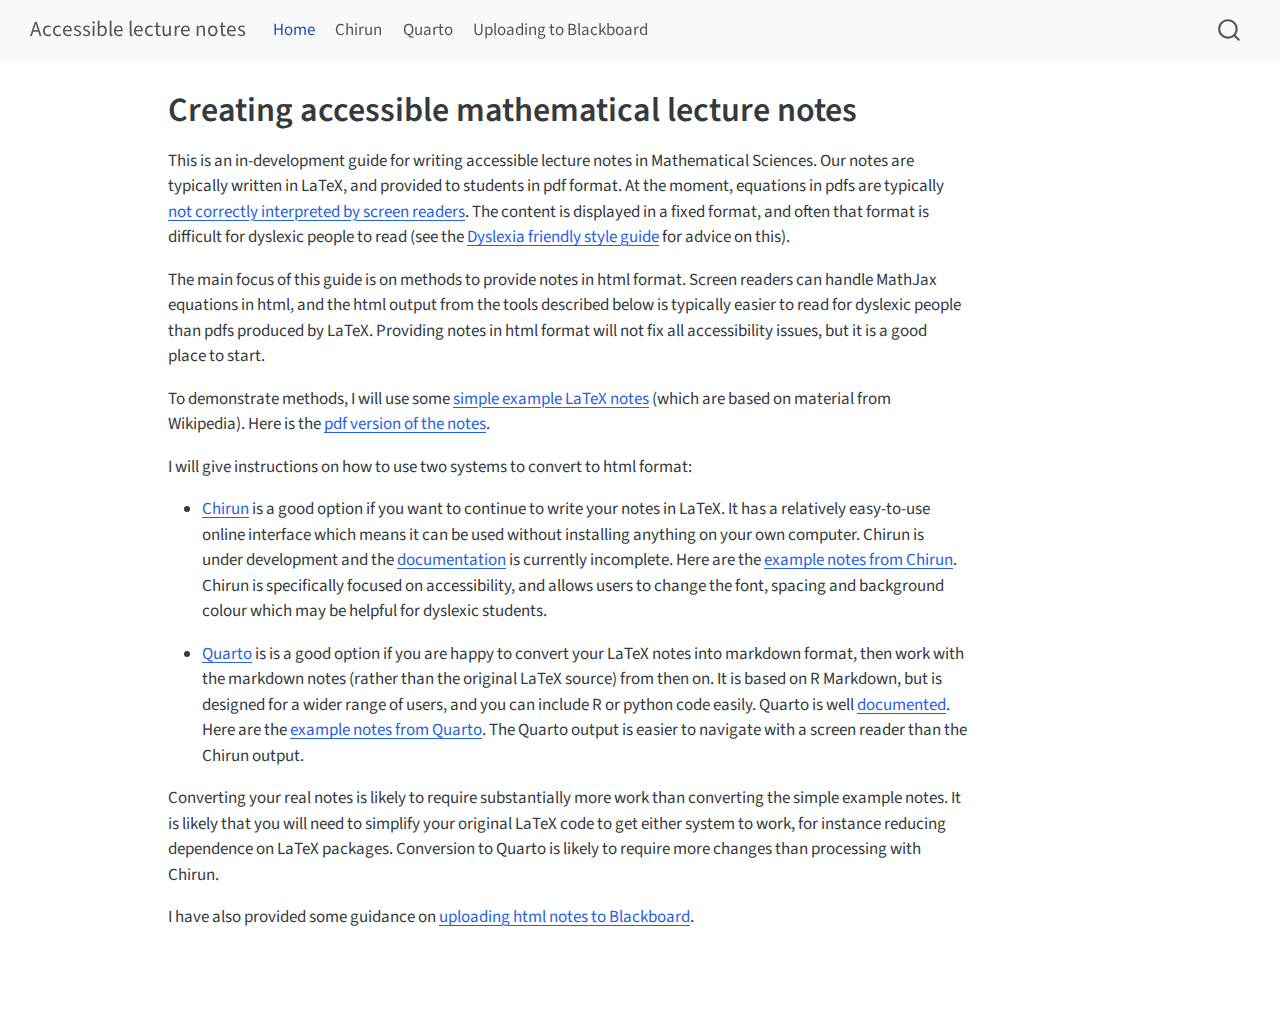
<file: index.html>
<!DOCTYPE html>
<html xmlns="http://www.w3.org/1999/xhtml" lang="en" xml:lang="en"><head>

<meta charset="utf-8">
<meta name="generator" content="quarto-1.4.550">

<meta name="viewport" content="width=device-width, initial-scale=1.0, user-scalable=yes">


<title>Accessible lecture notes - Creating accessible mathematical lecture notes</title>
<style>
code{white-space: pre-wrap;}
span.smallcaps{font-variant: small-caps;}
div.columns{display: flex; gap: min(4vw, 1.5em);}
div.column{flex: auto; overflow-x: auto;}
div.hanging-indent{margin-left: 1.5em; text-indent: -1.5em;}
ul.task-list{list-style: none;}
ul.task-list li input[type="checkbox"] {
  width: 0.8em;
  margin: 0 0.8em 0.2em -1em; /* quarto-specific, see https://github.com/quarto-dev/quarto-cli/issues/4556 */ 
  vertical-align: middle;
}
</style>


<script src="site_libs/quarto-nav/quarto-nav.js"></script>
<script src="site_libs/quarto-nav/headroom.min.js"></script>
<script src="site_libs/clipboard/clipboard.min.js"></script>
<script src="site_libs/quarto-search/autocomplete.umd.js"></script>
<script src="site_libs/quarto-search/fuse.min.js"></script>
<script src="site_libs/quarto-search/quarto-search.js"></script>
<meta name="quarto:offset" content="./">
<script src="site_libs/quarto-html/quarto.js"></script>
<script src="site_libs/quarto-html/popper.min.js"></script>
<script src="site_libs/quarto-html/tippy.umd.min.js"></script>
<script src="site_libs/quarto-html/anchor.min.js"></script>
<link href="site_libs/quarto-html/tippy.css" rel="stylesheet">
<link href="site_libs/quarto-html/quarto-syntax-highlighting.css" rel="stylesheet" id="quarto-text-highlighting-styles">
<script src="site_libs/bootstrap/bootstrap.min.js"></script>
<link href="site_libs/bootstrap/bootstrap-icons.css" rel="stylesheet">
<link href="site_libs/bootstrap/bootstrap.min.css" rel="stylesheet" id="quarto-bootstrap" data-mode="light">
<script id="quarto-search-options" type="application/json">{
  "location": "navbar",
  "copy-button": false,
  "collapse-after": 3,
  "panel-placement": "end",
  "type": "overlay",
  "limit": 50,
  "keyboard-shortcut": [
    "f",
    "/",
    "s"
  ],
  "show-item-context": false,
  "language": {
    "search-no-results-text": "No results",
    "search-matching-documents-text": "matching documents",
    "search-copy-link-title": "Copy link to search",
    "search-hide-matches-text": "Hide additional matches",
    "search-more-match-text": "more match in this document",
    "search-more-matches-text": "more matches in this document",
    "search-clear-button-title": "Clear",
    "search-text-placeholder": "",
    "search-detached-cancel-button-title": "Cancel",
    "search-submit-button-title": "Submit",
    "search-label": "Search"
  }
}</script>


<link rel="stylesheet" href="styles.css">
</head>

<body class="nav-fixed">

<div id="quarto-search-results"></div>
  <header id="quarto-header" class="headroom fixed-top">
    <nav class="navbar navbar-expand-lg " data-bs-theme="dark">
      <div class="navbar-container container-fluid">
      <div class="navbar-brand-container mx-auto">
    <a class="navbar-brand" href="./index.html">
    <span class="navbar-title">Accessible lecture notes</span>
    </a>
  </div>
            <div id="quarto-search" class="" title="Search"></div>
          <button class="navbar-toggler" type="button" data-bs-toggle="collapse" data-bs-target="#navbarCollapse" aria-controls="navbarCollapse" aria-expanded="false" aria-label="Toggle navigation" onclick="if (window.quartoToggleHeadroom) { window.quartoToggleHeadroom(); }">
  <span class="navbar-toggler-icon"></span>
</button>
          <div class="collapse navbar-collapse" id="navbarCollapse">
            <ul class="navbar-nav navbar-nav-scroll me-auto">
  <li class="nav-item">
    <a class="nav-link active" href="./index.html" aria-current="page"> 
<span class="menu-text">Home</span></a>
  </li>  
  <li class="nav-item">
    <a class="nav-link" href="./chirun.html"> 
<span class="menu-text">Chirun</span></a>
  </li>  
  <li class="nav-item">
    <a class="nav-link" href="./quarto.html"> 
<span class="menu-text">Quarto</span></a>
  </li>  
  <li class="nav-item">
    <a class="nav-link" href="./blackboard.html"> 
<span class="menu-text">Uploading to Blackboard</span></a>
  </li>  
</ul>
          </div> <!-- /navcollapse -->
          <div class="quarto-navbar-tools">
</div>
      </div> <!-- /container-fluid -->
    </nav>
</header>
<!-- content -->
<div id="quarto-content" class="quarto-container page-columns page-rows-contents page-layout-article page-navbar">
<!-- sidebar -->
<!-- margin-sidebar -->
    <div id="quarto-margin-sidebar" class="sidebar margin-sidebar">
        
    </div>
<!-- main -->
<main class="content" id="quarto-document-content">

<header id="title-block-header" class="quarto-title-block default">
<div class="quarto-title">
<h1 class="title">Creating accessible mathematical lecture notes</h1>
</div>



<div class="quarto-title-meta">

    
  
    
  </div>
  


</header>


<p>This is an in-development guide for writing accessible lecture notes in Mathematical Sciences. Our notes are typically written in LaTeX, and provided to students in pdf format. At the moment, equations in pdfs are typically <a href="https://youtu.be/BsTqEjTIILQ">not correctly interpreted by screen readers</a>. The content is displayed in a fixed format, and often that format is difficult for dyslexic people to read (see the <a href="https://www.bdadyslexia.org.uk/advice/employers/creating-a-dyslexia-friendly-workplace/dyslexia-friendly-style-guide">Dyslexia friendly style guide</a> for advice on this).</p>
<p>The main focus of this guide is on methods to provide notes in html format. Screen readers can handle MathJax equations in html, and the html output from the tools described below is typically easier to read for dyslexic people than pdfs produced by LaTeX. Providing notes in html format will not fix all accessibility issues, but it is a good place to start.</p>
<p>To demonstrate methods, I will use some <a href="https://github.com/heogden/simple">simple example LaTeX notes</a> (which are based on material from Wikipedia). Here is the <a href="https://heogden.github.io/simple-chirun/lecture_notes/pdf/notes.pdf">pdf version of the notes</a>.</p>
<p>I will give instructions on how to use two systems to convert to html format:</p>
<ul>
<li><p><a href="./chirun.html">Chirun</a> is a good option if you want to continue to write your notes in LaTeX. It has a relatively easy-to-use online interface which means it can be used without installing anything on your own computer. Chirun is under development and the <a href="https://chirun.org.uk/docs/">documentation</a> is currently incomplete. Here are the <a href="https://heogden.github.io/simple-chirun">example notes from Chirun</a>. Chirun is specifically focused on accessibility, and allows users to change the font, spacing and background colour which may be helpful for dyslexic students.</p></li>
<li><p><a href="./quarto.html">Quarto</a> is is a good option if you are happy to convert your LaTeX notes into markdown format, then work with the markdown notes (rather than the original LaTeX source) from then on. It is based on R Markdown, but is designed for a wider range of users, and you can include R or python code easily. Quarto is well <a href="https://quarto.org/docs/guide/">documented</a>. Here are the <a href="https://heogden.github.io/simple-quarto">example notes from Quarto</a>. The Quarto output is easier to navigate with a screen reader than the Chirun output.</p></li>
</ul>
<p>Converting your real notes is likely to require substantially more work than converting the simple example notes. It is likely that you will need to simplify your original LaTeX code to get either system to work, for instance reducing dependence on LaTeX packages. Conversion to Quarto is likely to require more changes than processing with Chirun.</p>
<p>I have also provided some guidance on <a href="./blackboard.html">uploading html notes to Blackboard</a>.</p>



</main> <!-- /main -->
<script id="quarto-html-after-body" type="application/javascript">
window.document.addEventListener("DOMContentLoaded", function (event) {
  const toggleBodyColorMode = (bsSheetEl) => {
    const mode = bsSheetEl.getAttribute("data-mode");
    const bodyEl = window.document.querySelector("body");
    if (mode === "dark") {
      bodyEl.classList.add("quarto-dark");
      bodyEl.classList.remove("quarto-light");
    } else {
      bodyEl.classList.add("quarto-light");
      bodyEl.classList.remove("quarto-dark");
    }
  }
  const toggleBodyColorPrimary = () => {
    const bsSheetEl = window.document.querySelector("link#quarto-bootstrap");
    if (bsSheetEl) {
      toggleBodyColorMode(bsSheetEl);
    }
  }
  toggleBodyColorPrimary();  
  const icon = "";
  const anchorJS = new window.AnchorJS();
  anchorJS.options = {
    placement: 'right',
    icon: icon
  };
  anchorJS.add('.anchored');
  const isCodeAnnotation = (el) => {
    for (const clz of el.classList) {
      if (clz.startsWith('code-annotation-')) {                     
        return true;
      }
    }
    return false;
  }
  const clipboard = new window.ClipboardJS('.code-copy-button', {
    text: function(trigger) {
      const codeEl = trigger.previousElementSibling.cloneNode(true);
      for (const childEl of codeEl.children) {
        if (isCodeAnnotation(childEl)) {
          childEl.remove();
        }
      }
      return codeEl.innerText;
    }
  });
  clipboard.on('success', function(e) {
    // button target
    const button = e.trigger;
    // don't keep focus
    button.blur();
    // flash "checked"
    button.classList.add('code-copy-button-checked');
    var currentTitle = button.getAttribute("title");
    button.setAttribute("title", "Copied!");
    let tooltip;
    if (window.bootstrap) {
      button.setAttribute("data-bs-toggle", "tooltip");
      button.setAttribute("data-bs-placement", "left");
      button.setAttribute("data-bs-title", "Copied!");
      tooltip = new bootstrap.Tooltip(button, 
        { trigger: "manual", 
          customClass: "code-copy-button-tooltip",
          offset: [0, -8]});
      tooltip.show();    
    }
    setTimeout(function() {
      if (tooltip) {
        tooltip.hide();
        button.removeAttribute("data-bs-title");
        button.removeAttribute("data-bs-toggle");
        button.removeAttribute("data-bs-placement");
      }
      button.setAttribute("title", currentTitle);
      button.classList.remove('code-copy-button-checked');
    }, 1000);
    // clear code selection
    e.clearSelection();
  });
  function tippyHover(el, contentFn, onTriggerFn, onUntriggerFn) {
    const config = {
      allowHTML: true,
      maxWidth: 500,
      delay: 100,
      arrow: false,
      appendTo: function(el) {
          return el.parentElement;
      },
      interactive: true,
      interactiveBorder: 10,
      theme: 'quarto',
      placement: 'bottom-start',
    };
    if (contentFn) {
      config.content = contentFn;
    }
    if (onTriggerFn) {
      config.onTrigger = onTriggerFn;
    }
    if (onUntriggerFn) {
      config.onUntrigger = onUntriggerFn;
    }
    window.tippy(el, config); 
  }
  const noterefs = window.document.querySelectorAll('a[role="doc-noteref"]');
  for (var i=0; i<noterefs.length; i++) {
    const ref = noterefs[i];
    tippyHover(ref, function() {
      // use id or data attribute instead here
      let href = ref.getAttribute('data-footnote-href') || ref.getAttribute('href');
      try { href = new URL(href).hash; } catch {}
      const id = href.replace(/^#\/?/, "");
      const note = window.document.getElementById(id);
      return note.innerHTML;
    });
  }
  const xrefs = window.document.querySelectorAll('a.quarto-xref');
  const processXRef = (id, note) => {
    // Strip column container classes
    const stripColumnClz = (el) => {
      el.classList.remove("page-full", "page-columns");
      if (el.children) {
        for (const child of el.children) {
          stripColumnClz(child);
        }
      }
    }
    stripColumnClz(note)
    if (id === null || id.startsWith('sec-')) {
      // Special case sections, only their first couple elements
      const container = document.createElement("div");
      if (note.children && note.children.length > 2) {
        container.appendChild(note.children[0].cloneNode(true));
        for (let i = 1; i < note.children.length; i++) {
          const child = note.children[i];
          if (child.tagName === "P" && child.innerText === "") {
            continue;
          } else {
            container.appendChild(child.cloneNode(true));
            break;
          }
        }
        if (window.Quarto?.typesetMath) {
          window.Quarto.typesetMath(container);
        }
        return container.innerHTML
      } else {
        if (window.Quarto?.typesetMath) {
          window.Quarto.typesetMath(note);
        }
        return note.innerHTML;
      }
    } else {
      // Remove any anchor links if they are present
      const anchorLink = note.querySelector('a.anchorjs-link');
      if (anchorLink) {
        anchorLink.remove();
      }
      if (window.Quarto?.typesetMath) {
        window.Quarto.typesetMath(note);
      }
      // TODO in 1.5, we should make sure this works without a callout special case
      if (note.classList.contains("callout")) {
        return note.outerHTML;
      } else {
        return note.innerHTML;
      }
    }
  }
  for (var i=0; i<xrefs.length; i++) {
    const xref = xrefs[i];
    tippyHover(xref, undefined, function(instance) {
      instance.disable();
      let url = xref.getAttribute('href');
      let hash = undefined; 
      if (url.startsWith('#')) {
        hash = url;
      } else {
        try { hash = new URL(url).hash; } catch {}
      }
      if (hash) {
        const id = hash.replace(/^#\/?/, "");
        const note = window.document.getElementById(id);
        if (note !== null) {
          try {
            const html = processXRef(id, note.cloneNode(true));
            instance.setContent(html);
          } finally {
            instance.enable();
            instance.show();
          }
        } else {
          // See if we can fetch this
          fetch(url.split('#')[0])
          .then(res => res.text())
          .then(html => {
            const parser = new DOMParser();
            const htmlDoc = parser.parseFromString(html, "text/html");
            const note = htmlDoc.getElementById(id);
            if (note !== null) {
              const html = processXRef(id, note);
              instance.setContent(html);
            } 
          }).finally(() => {
            instance.enable();
            instance.show();
          });
        }
      } else {
        // See if we can fetch a full url (with no hash to target)
        // This is a special case and we should probably do some content thinning / targeting
        fetch(url)
        .then(res => res.text())
        .then(html => {
          const parser = new DOMParser();
          const htmlDoc = parser.parseFromString(html, "text/html");
          const note = htmlDoc.querySelector('main.content');
          if (note !== null) {
            // This should only happen for chapter cross references
            // (since there is no id in the URL)
            // remove the first header
            if (note.children.length > 0 && note.children[0].tagName === "HEADER") {
              note.children[0].remove();
            }
            const html = processXRef(null, note);
            instance.setContent(html);
          } 
        }).finally(() => {
          instance.enable();
          instance.show();
        });
      }
    }, function(instance) {
    });
  }
      let selectedAnnoteEl;
      const selectorForAnnotation = ( cell, annotation) => {
        let cellAttr = 'data-code-cell="' + cell + '"';
        let lineAttr = 'data-code-annotation="' +  annotation + '"';
        const selector = 'span[' + cellAttr + '][' + lineAttr + ']';
        return selector;
      }
      const selectCodeLines = (annoteEl) => {
        const doc = window.document;
        const targetCell = annoteEl.getAttribute("data-target-cell");
        const targetAnnotation = annoteEl.getAttribute("data-target-annotation");
        const annoteSpan = window.document.querySelector(selectorForAnnotation(targetCell, targetAnnotation));
        const lines = annoteSpan.getAttribute("data-code-lines").split(",");
        const lineIds = lines.map((line) => {
          return targetCell + "-" + line;
        })
        let top = null;
        let height = null;
        let parent = null;
        if (lineIds.length > 0) {
            //compute the position of the single el (top and bottom and make a div)
            const el = window.document.getElementById(lineIds[0]);
            top = el.offsetTop;
            height = el.offsetHeight;
            parent = el.parentElement.parentElement;
          if (lineIds.length > 1) {
            const lastEl = window.document.getElementById(lineIds[lineIds.length - 1]);
            const bottom = lastEl.offsetTop + lastEl.offsetHeight;
            height = bottom - top;
          }
          if (top !== null && height !== null && parent !== null) {
            // cook up a div (if necessary) and position it 
            let div = window.document.getElementById("code-annotation-line-highlight");
            if (div === null) {
              div = window.document.createElement("div");
              div.setAttribute("id", "code-annotation-line-highlight");
              div.style.position = 'absolute';
              parent.appendChild(div);
            }
            div.style.top = top - 2 + "px";
            div.style.height = height + 4 + "px";
            div.style.left = 0;
            let gutterDiv = window.document.getElementById("code-annotation-line-highlight-gutter");
            if (gutterDiv === null) {
              gutterDiv = window.document.createElement("div");
              gutterDiv.setAttribute("id", "code-annotation-line-highlight-gutter");
              gutterDiv.style.position = 'absolute';
              const codeCell = window.document.getElementById(targetCell);
              const gutter = codeCell.querySelector('.code-annotation-gutter');
              gutter.appendChild(gutterDiv);
            }
            gutterDiv.style.top = top - 2 + "px";
            gutterDiv.style.height = height + 4 + "px";
          }
          selectedAnnoteEl = annoteEl;
        }
      };
      const unselectCodeLines = () => {
        const elementsIds = ["code-annotation-line-highlight", "code-annotation-line-highlight-gutter"];
        elementsIds.forEach((elId) => {
          const div = window.document.getElementById(elId);
          if (div) {
            div.remove();
          }
        });
        selectedAnnoteEl = undefined;
      };
        // Handle positioning of the toggle
    window.addEventListener(
      "resize",
      throttle(() => {
        elRect = undefined;
        if (selectedAnnoteEl) {
          selectCodeLines(selectedAnnoteEl);
        }
      }, 10)
    );
    function throttle(fn, ms) {
    let throttle = false;
    let timer;
      return (...args) => {
        if(!throttle) { // first call gets through
            fn.apply(this, args);
            throttle = true;
        } else { // all the others get throttled
            if(timer) clearTimeout(timer); // cancel #2
            timer = setTimeout(() => {
              fn.apply(this, args);
              timer = throttle = false;
            }, ms);
        }
      };
    }
      // Attach click handler to the DT
      const annoteDls = window.document.querySelectorAll('dt[data-target-cell]');
      for (const annoteDlNode of annoteDls) {
        annoteDlNode.addEventListener('click', (event) => {
          const clickedEl = event.target;
          if (clickedEl !== selectedAnnoteEl) {
            unselectCodeLines();
            const activeEl = window.document.querySelector('dt[data-target-cell].code-annotation-active');
            if (activeEl) {
              activeEl.classList.remove('code-annotation-active');
            }
            selectCodeLines(clickedEl);
            clickedEl.classList.add('code-annotation-active');
          } else {
            // Unselect the line
            unselectCodeLines();
            clickedEl.classList.remove('code-annotation-active');
          }
        });
      }
  const findCites = (el) => {
    const parentEl = el.parentElement;
    if (parentEl) {
      const cites = parentEl.dataset.cites;
      if (cites) {
        return {
          el,
          cites: cites.split(' ')
        };
      } else {
        return findCites(el.parentElement)
      }
    } else {
      return undefined;
    }
  };
  var bibliorefs = window.document.querySelectorAll('a[role="doc-biblioref"]');
  for (var i=0; i<bibliorefs.length; i++) {
    const ref = bibliorefs[i];
    const citeInfo = findCites(ref);
    if (citeInfo) {
      tippyHover(citeInfo.el, function() {
        var popup = window.document.createElement('div');
        citeInfo.cites.forEach(function(cite) {
          var citeDiv = window.document.createElement('div');
          citeDiv.classList.add('hanging-indent');
          citeDiv.classList.add('csl-entry');
          var biblioDiv = window.document.getElementById('ref-' + cite);
          if (biblioDiv) {
            citeDiv.innerHTML = biblioDiv.innerHTML;
          }
          popup.appendChild(citeDiv);
        });
        return popup.innerHTML;
      });
    }
  }
});
</script>
</div> <!-- /content -->




</body></html>
</file>
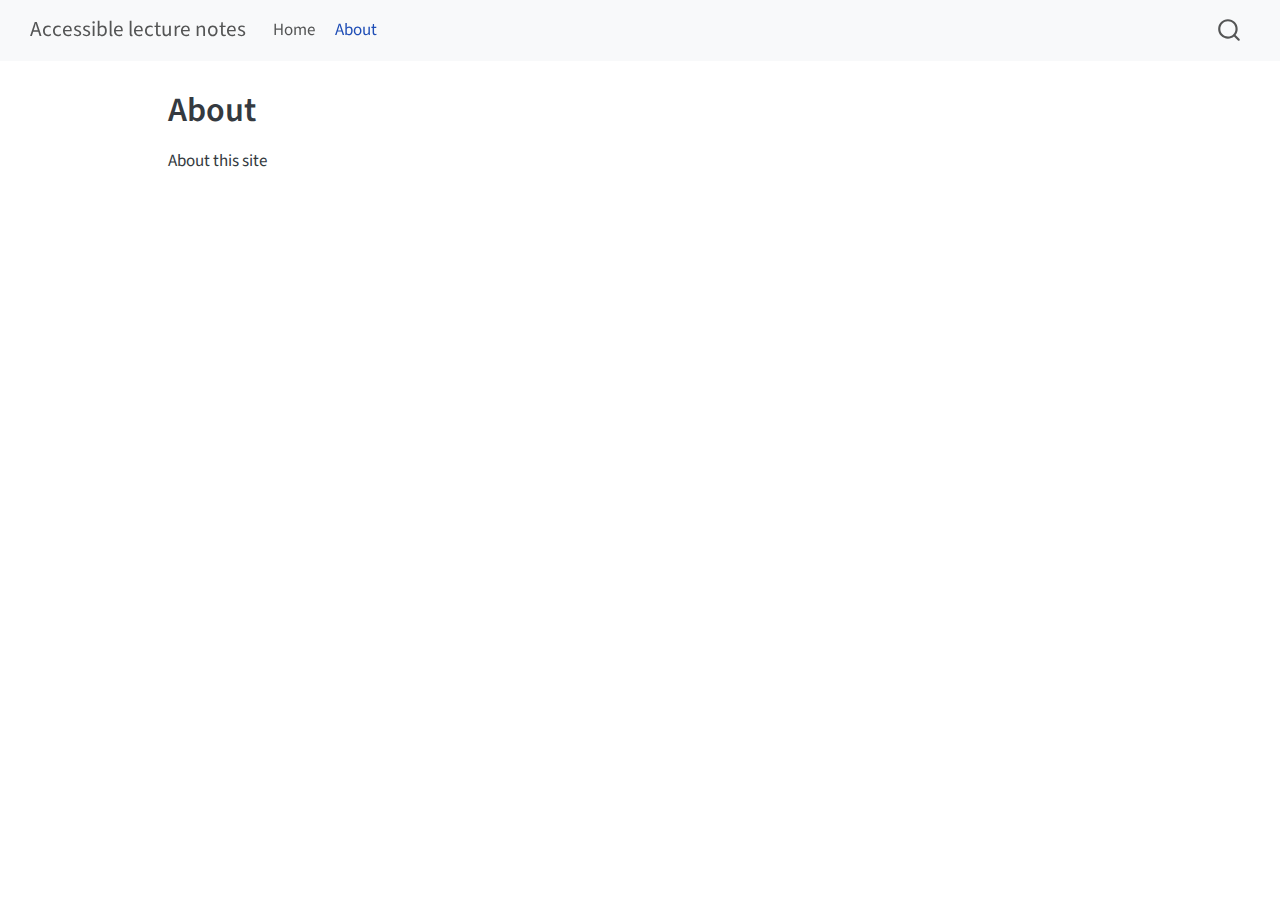
<file: about.html>
<!DOCTYPE html>
<html xmlns="http://www.w3.org/1999/xhtml" lang="en" xml:lang="en"><head>

<meta charset="utf-8">
<meta name="generator" content="quarto-1.4.550">

<meta name="viewport" content="width=device-width, initial-scale=1.0, user-scalable=yes">


<title>Accessible lecture notes - About</title>
<style>
code{white-space: pre-wrap;}
span.smallcaps{font-variant: small-caps;}
div.columns{display: flex; gap: min(4vw, 1.5em);}
div.column{flex: auto; overflow-x: auto;}
div.hanging-indent{margin-left: 1.5em; text-indent: -1.5em;}
ul.task-list{list-style: none;}
ul.task-list li input[type="checkbox"] {
  width: 0.8em;
  margin: 0 0.8em 0.2em -1em; /* quarto-specific, see https://github.com/quarto-dev/quarto-cli/issues/4556 */ 
  vertical-align: middle;
}
</style>


<script src="site_libs/quarto-nav/quarto-nav.js"></script>
<script src="site_libs/quarto-nav/headroom.min.js"></script>
<script src="site_libs/clipboard/clipboard.min.js"></script>
<script src="site_libs/quarto-search/autocomplete.umd.js"></script>
<script src="site_libs/quarto-search/fuse.min.js"></script>
<script src="site_libs/quarto-search/quarto-search.js"></script>
<meta name="quarto:offset" content="./">
<script src="site_libs/quarto-html/quarto.js"></script>
<script src="site_libs/quarto-html/popper.min.js"></script>
<script src="site_libs/quarto-html/tippy.umd.min.js"></script>
<script src="site_libs/quarto-html/anchor.min.js"></script>
<link href="site_libs/quarto-html/tippy.css" rel="stylesheet">
<link href="site_libs/quarto-html/quarto-syntax-highlighting.css" rel="stylesheet" id="quarto-text-highlighting-styles">
<script src="site_libs/bootstrap/bootstrap.min.js"></script>
<link href="site_libs/bootstrap/bootstrap-icons.css" rel="stylesheet">
<link href="site_libs/bootstrap/bootstrap.min.css" rel="stylesheet" id="quarto-bootstrap" data-mode="light">
<script id="quarto-search-options" type="application/json">{
  "location": "navbar",
  "copy-button": false,
  "collapse-after": 3,
  "panel-placement": "end",
  "type": "overlay",
  "limit": 50,
  "keyboard-shortcut": [
    "f",
    "/",
    "s"
  ],
  "show-item-context": false,
  "language": {
    "search-no-results-text": "No results",
    "search-matching-documents-text": "matching documents",
    "search-copy-link-title": "Copy link to search",
    "search-hide-matches-text": "Hide additional matches",
    "search-more-match-text": "more match in this document",
    "search-more-matches-text": "more matches in this document",
    "search-clear-button-title": "Clear",
    "search-text-placeholder": "",
    "search-detached-cancel-button-title": "Cancel",
    "search-submit-button-title": "Submit",
    "search-label": "Search"
  }
}</script>


<link rel="stylesheet" href="styles.css">
</head>

<body class="nav-fixed">

<div id="quarto-search-results"></div>
  <header id="quarto-header" class="headroom fixed-top">
    <nav class="navbar navbar-expand-lg " data-bs-theme="dark">
      <div class="navbar-container container-fluid">
      <div class="navbar-brand-container mx-auto">
    <a class="navbar-brand" href="./index.html">
    <span class="navbar-title">Accessible lecture notes</span>
    </a>
  </div>
            <div id="quarto-search" class="" title="Search"></div>
          <button class="navbar-toggler" type="button" data-bs-toggle="collapse" data-bs-target="#navbarCollapse" aria-controls="navbarCollapse" aria-expanded="false" aria-label="Toggle navigation" onclick="if (window.quartoToggleHeadroom) { window.quartoToggleHeadroom(); }">
  <span class="navbar-toggler-icon"></span>
</button>
          <div class="collapse navbar-collapse" id="navbarCollapse">
            <ul class="navbar-nav navbar-nav-scroll me-auto">
  <li class="nav-item">
    <a class="nav-link" href="./index.html"> 
<span class="menu-text">Home</span></a>
  </li>  
  <li class="nav-item">
    <a class="nav-link active" href="./about.html" aria-current="page"> 
<span class="menu-text">About</span></a>
  </li>  
</ul>
          </div> <!-- /navcollapse -->
          <div class="quarto-navbar-tools">
</div>
      </div> <!-- /container-fluid -->
    </nav>
</header>
<!-- content -->
<div id="quarto-content" class="quarto-container page-columns page-rows-contents page-layout-article page-navbar">
<!-- sidebar -->
<!-- margin-sidebar -->
    <div id="quarto-margin-sidebar" class="sidebar margin-sidebar">
        
    </div>
<!-- main -->
<main class="content" id="quarto-document-content">

<header id="title-block-header" class="quarto-title-block default">
<div class="quarto-title">
<h1 class="title">About</h1>
</div>



<div class="quarto-title-meta">

    
  
    
  </div>
  


</header>


<p>About this site</p>



</main> <!-- /main -->
<script id="quarto-html-after-body" type="application/javascript">
window.document.addEventListener("DOMContentLoaded", function (event) {
  const toggleBodyColorMode = (bsSheetEl) => {
    const mode = bsSheetEl.getAttribute("data-mode");
    const bodyEl = window.document.querySelector("body");
    if (mode === "dark") {
      bodyEl.classList.add("quarto-dark");
      bodyEl.classList.remove("quarto-light");
    } else {
      bodyEl.classList.add("quarto-light");
      bodyEl.classList.remove("quarto-dark");
    }
  }
  const toggleBodyColorPrimary = () => {
    const bsSheetEl = window.document.querySelector("link#quarto-bootstrap");
    if (bsSheetEl) {
      toggleBodyColorMode(bsSheetEl);
    }
  }
  toggleBodyColorPrimary();  
  const icon = "";
  const anchorJS = new window.AnchorJS();
  anchorJS.options = {
    placement: 'right',
    icon: icon
  };
  anchorJS.add('.anchored');
  const isCodeAnnotation = (el) => {
    for (const clz of el.classList) {
      if (clz.startsWith('code-annotation-')) {                     
        return true;
      }
    }
    return false;
  }
  const clipboard = new window.ClipboardJS('.code-copy-button', {
    text: function(trigger) {
      const codeEl = trigger.previousElementSibling.cloneNode(true);
      for (const childEl of codeEl.children) {
        if (isCodeAnnotation(childEl)) {
          childEl.remove();
        }
      }
      return codeEl.innerText;
    }
  });
  clipboard.on('success', function(e) {
    // button target
    const button = e.trigger;
    // don't keep focus
    button.blur();
    // flash "checked"
    button.classList.add('code-copy-button-checked');
    var currentTitle = button.getAttribute("title");
    button.setAttribute("title", "Copied!");
    let tooltip;
    if (window.bootstrap) {
      button.setAttribute("data-bs-toggle", "tooltip");
      button.setAttribute("data-bs-placement", "left");
      button.setAttribute("data-bs-title", "Copied!");
      tooltip = new bootstrap.Tooltip(button, 
        { trigger: "manual", 
          customClass: "code-copy-button-tooltip",
          offset: [0, -8]});
      tooltip.show();    
    }
    setTimeout(function() {
      if (tooltip) {
        tooltip.hide();
        button.removeAttribute("data-bs-title");
        button.removeAttribute("data-bs-toggle");
        button.removeAttribute("data-bs-placement");
      }
      button.setAttribute("title", currentTitle);
      button.classList.remove('code-copy-button-checked');
    }, 1000);
    // clear code selection
    e.clearSelection();
  });
  function tippyHover(el, contentFn, onTriggerFn, onUntriggerFn) {
    const config = {
      allowHTML: true,
      maxWidth: 500,
      delay: 100,
      arrow: false,
      appendTo: function(el) {
          return el.parentElement;
      },
      interactive: true,
      interactiveBorder: 10,
      theme: 'quarto',
      placement: 'bottom-start',
    };
    if (contentFn) {
      config.content = contentFn;
    }
    if (onTriggerFn) {
      config.onTrigger = onTriggerFn;
    }
    if (onUntriggerFn) {
      config.onUntrigger = onUntriggerFn;
    }
    window.tippy(el, config); 
  }
  const noterefs = window.document.querySelectorAll('a[role="doc-noteref"]');
  for (var i=0; i<noterefs.length; i++) {
    const ref = noterefs[i];
    tippyHover(ref, function() {
      // use id or data attribute instead here
      let href = ref.getAttribute('data-footnote-href') || ref.getAttribute('href');
      try { href = new URL(href).hash; } catch {}
      const id = href.replace(/^#\/?/, "");
      const note = window.document.getElementById(id);
      return note.innerHTML;
    });
  }
  const xrefs = window.document.querySelectorAll('a.quarto-xref');
  const processXRef = (id, note) => {
    // Strip column container classes
    const stripColumnClz = (el) => {
      el.classList.remove("page-full", "page-columns");
      if (el.children) {
        for (const child of el.children) {
          stripColumnClz(child);
        }
      }
    }
    stripColumnClz(note)
    if (id === null || id.startsWith('sec-')) {
      // Special case sections, only their first couple elements
      const container = document.createElement("div");
      if (note.children && note.children.length > 2) {
        container.appendChild(note.children[0].cloneNode(true));
        for (let i = 1; i < note.children.length; i++) {
          const child = note.children[i];
          if (child.tagName === "P" && child.innerText === "") {
            continue;
          } else {
            container.appendChild(child.cloneNode(true));
            break;
          }
        }
        if (window.Quarto?.typesetMath) {
          window.Quarto.typesetMath(container);
        }
        return container.innerHTML
      } else {
        if (window.Quarto?.typesetMath) {
          window.Quarto.typesetMath(note);
        }
        return note.innerHTML;
      }
    } else {
      // Remove any anchor links if they are present
      const anchorLink = note.querySelector('a.anchorjs-link');
      if (anchorLink) {
        anchorLink.remove();
      }
      if (window.Quarto?.typesetMath) {
        window.Quarto.typesetMath(note);
      }
      // TODO in 1.5, we should make sure this works without a callout special case
      if (note.classList.contains("callout")) {
        return note.outerHTML;
      } else {
        return note.innerHTML;
      }
    }
  }
  for (var i=0; i<xrefs.length; i++) {
    const xref = xrefs[i];
    tippyHover(xref, undefined, function(instance) {
      instance.disable();
      let url = xref.getAttribute('href');
      let hash = undefined; 
      if (url.startsWith('#')) {
        hash = url;
      } else {
        try { hash = new URL(url).hash; } catch {}
      }
      if (hash) {
        const id = hash.replace(/^#\/?/, "");
        const note = window.document.getElementById(id);
        if (note !== null) {
          try {
            const html = processXRef(id, note.cloneNode(true));
            instance.setContent(html);
          } finally {
            instance.enable();
            instance.show();
          }
        } else {
          // See if we can fetch this
          fetch(url.split('#')[0])
          .then(res => res.text())
          .then(html => {
            const parser = new DOMParser();
            const htmlDoc = parser.parseFromString(html, "text/html");
            const note = htmlDoc.getElementById(id);
            if (note !== null) {
              const html = processXRef(id, note);
              instance.setContent(html);
            } 
          }).finally(() => {
            instance.enable();
            instance.show();
          });
        }
      } else {
        // See if we can fetch a full url (with no hash to target)
        // This is a special case and we should probably do some content thinning / targeting
        fetch(url)
        .then(res => res.text())
        .then(html => {
          const parser = new DOMParser();
          const htmlDoc = parser.parseFromString(html, "text/html");
          const note = htmlDoc.querySelector('main.content');
          if (note !== null) {
            // This should only happen for chapter cross references
            // (since there is no id in the URL)
            // remove the first header
            if (note.children.length > 0 && note.children[0].tagName === "HEADER") {
              note.children[0].remove();
            }
            const html = processXRef(null, note);
            instance.setContent(html);
          } 
        }).finally(() => {
          instance.enable();
          instance.show();
        });
      }
    }, function(instance) {
    });
  }
      let selectedAnnoteEl;
      const selectorForAnnotation = ( cell, annotation) => {
        let cellAttr = 'data-code-cell="' + cell + '"';
        let lineAttr = 'data-code-annotation="' +  annotation + '"';
        const selector = 'span[' + cellAttr + '][' + lineAttr + ']';
        return selector;
      }
      const selectCodeLines = (annoteEl) => {
        const doc = window.document;
        const targetCell = annoteEl.getAttribute("data-target-cell");
        const targetAnnotation = annoteEl.getAttribute("data-target-annotation");
        const annoteSpan = window.document.querySelector(selectorForAnnotation(targetCell, targetAnnotation));
        const lines = annoteSpan.getAttribute("data-code-lines").split(",");
        const lineIds = lines.map((line) => {
          return targetCell + "-" + line;
        })
        let top = null;
        let height = null;
        let parent = null;
        if (lineIds.length > 0) {
            //compute the position of the single el (top and bottom and make a div)
            const el = window.document.getElementById(lineIds[0]);
            top = el.offsetTop;
            height = el.offsetHeight;
            parent = el.parentElement.parentElement;
          if (lineIds.length > 1) {
            const lastEl = window.document.getElementById(lineIds[lineIds.length - 1]);
            const bottom = lastEl.offsetTop + lastEl.offsetHeight;
            height = bottom - top;
          }
          if (top !== null && height !== null && parent !== null) {
            // cook up a div (if necessary) and position it 
            let div = window.document.getElementById("code-annotation-line-highlight");
            if (div === null) {
              div = window.document.createElement("div");
              div.setAttribute("id", "code-annotation-line-highlight");
              div.style.position = 'absolute';
              parent.appendChild(div);
            }
            div.style.top = top - 2 + "px";
            div.style.height = height + 4 + "px";
            div.style.left = 0;
            let gutterDiv = window.document.getElementById("code-annotation-line-highlight-gutter");
            if (gutterDiv === null) {
              gutterDiv = window.document.createElement("div");
              gutterDiv.setAttribute("id", "code-annotation-line-highlight-gutter");
              gutterDiv.style.position = 'absolute';
              const codeCell = window.document.getElementById(targetCell);
              const gutter = codeCell.querySelector('.code-annotation-gutter');
              gutter.appendChild(gutterDiv);
            }
            gutterDiv.style.top = top - 2 + "px";
            gutterDiv.style.height = height + 4 + "px";
          }
          selectedAnnoteEl = annoteEl;
        }
      };
      const unselectCodeLines = () => {
        const elementsIds = ["code-annotation-line-highlight", "code-annotation-line-highlight-gutter"];
        elementsIds.forEach((elId) => {
          const div = window.document.getElementById(elId);
          if (div) {
            div.remove();
          }
        });
        selectedAnnoteEl = undefined;
      };
        // Handle positioning of the toggle
    window.addEventListener(
      "resize",
      throttle(() => {
        elRect = undefined;
        if (selectedAnnoteEl) {
          selectCodeLines(selectedAnnoteEl);
        }
      }, 10)
    );
    function throttle(fn, ms) {
    let throttle = false;
    let timer;
      return (...args) => {
        if(!throttle) { // first call gets through
            fn.apply(this, args);
            throttle = true;
        } else { // all the others get throttled
            if(timer) clearTimeout(timer); // cancel #2
            timer = setTimeout(() => {
              fn.apply(this, args);
              timer = throttle = false;
            }, ms);
        }
      };
    }
      // Attach click handler to the DT
      const annoteDls = window.document.querySelectorAll('dt[data-target-cell]');
      for (const annoteDlNode of annoteDls) {
        annoteDlNode.addEventListener('click', (event) => {
          const clickedEl = event.target;
          if (clickedEl !== selectedAnnoteEl) {
            unselectCodeLines();
            const activeEl = window.document.querySelector('dt[data-target-cell].code-annotation-active');
            if (activeEl) {
              activeEl.classList.remove('code-annotation-active');
            }
            selectCodeLines(clickedEl);
            clickedEl.classList.add('code-annotation-active');
          } else {
            // Unselect the line
            unselectCodeLines();
            clickedEl.classList.remove('code-annotation-active');
          }
        });
      }
  const findCites = (el) => {
    const parentEl = el.parentElement;
    if (parentEl) {
      const cites = parentEl.dataset.cites;
      if (cites) {
        return {
          el,
          cites: cites.split(' ')
        };
      } else {
        return findCites(el.parentElement)
      }
    } else {
      return undefined;
    }
  };
  var bibliorefs = window.document.querySelectorAll('a[role="doc-biblioref"]');
  for (var i=0; i<bibliorefs.length; i++) {
    const ref = bibliorefs[i];
    const citeInfo = findCites(ref);
    if (citeInfo) {
      tippyHover(citeInfo.el, function() {
        var popup = window.document.createElement('div');
        citeInfo.cites.forEach(function(cite) {
          var citeDiv = window.document.createElement('div');
          citeDiv.classList.add('hanging-indent');
          citeDiv.classList.add('csl-entry');
          var biblioDiv = window.document.getElementById('ref-' + cite);
          if (biblioDiv) {
            citeDiv.innerHTML = biblioDiv.innerHTML;
          }
          popup.appendChild(citeDiv);
        });
        return popup.innerHTML;
      });
    }
  }
});
</script>
</div> <!-- /content -->




</body></html>
</file>
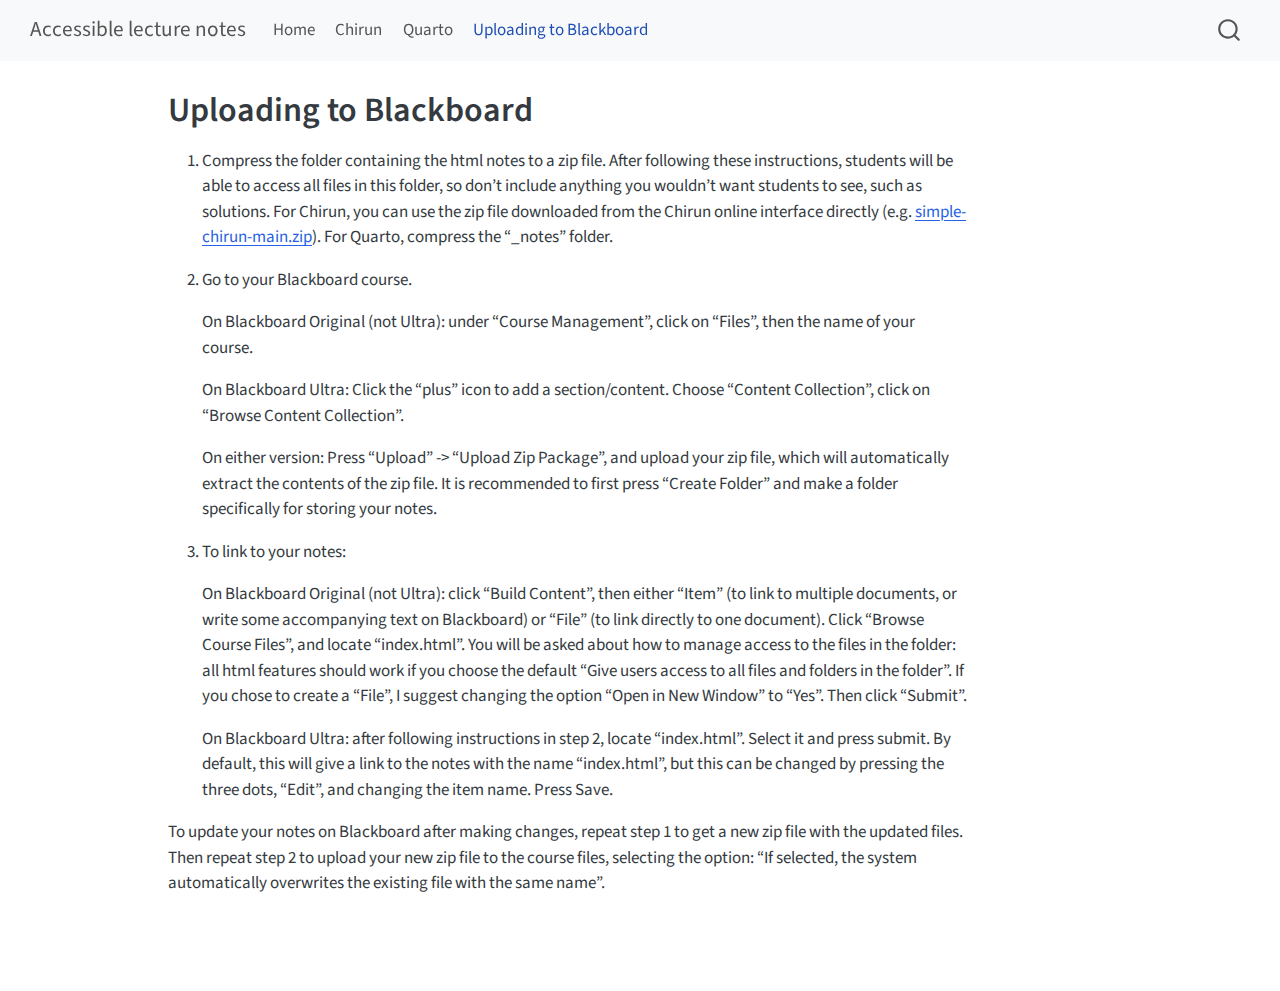
<file: blackboard.html>
<!DOCTYPE html>
<html xmlns="http://www.w3.org/1999/xhtml" lang="en" xml:lang="en"><head>

<meta charset="utf-8">
<meta name="generator" content="quarto-1.4.550">

<meta name="viewport" content="width=device-width, initial-scale=1.0, user-scalable=yes">


<title>Accessible lecture notes - Uploading to Blackboard</title>
<style>
code{white-space: pre-wrap;}
span.smallcaps{font-variant: small-caps;}
div.columns{display: flex; gap: min(4vw, 1.5em);}
div.column{flex: auto; overflow-x: auto;}
div.hanging-indent{margin-left: 1.5em; text-indent: -1.5em;}
ul.task-list{list-style: none;}
ul.task-list li input[type="checkbox"] {
  width: 0.8em;
  margin: 0 0.8em 0.2em -1em; /* quarto-specific, see https://github.com/quarto-dev/quarto-cli/issues/4556 */ 
  vertical-align: middle;
}
</style>


<script src="site_libs/quarto-nav/quarto-nav.js"></script>
<script src="site_libs/quarto-nav/headroom.min.js"></script>
<script src="site_libs/clipboard/clipboard.min.js"></script>
<script src="site_libs/quarto-search/autocomplete.umd.js"></script>
<script src="site_libs/quarto-search/fuse.min.js"></script>
<script src="site_libs/quarto-search/quarto-search.js"></script>
<meta name="quarto:offset" content="./">
<script src="site_libs/quarto-html/quarto.js"></script>
<script src="site_libs/quarto-html/popper.min.js"></script>
<script src="site_libs/quarto-html/tippy.umd.min.js"></script>
<script src="site_libs/quarto-html/anchor.min.js"></script>
<link href="site_libs/quarto-html/tippy.css" rel="stylesheet">
<link href="site_libs/quarto-html/quarto-syntax-highlighting.css" rel="stylesheet" id="quarto-text-highlighting-styles">
<script src="site_libs/bootstrap/bootstrap.min.js"></script>
<link href="site_libs/bootstrap/bootstrap-icons.css" rel="stylesheet">
<link href="site_libs/bootstrap/bootstrap.min.css" rel="stylesheet" id="quarto-bootstrap" data-mode="light">
<script id="quarto-search-options" type="application/json">{
  "location": "navbar",
  "copy-button": false,
  "collapse-after": 3,
  "panel-placement": "end",
  "type": "overlay",
  "limit": 50,
  "keyboard-shortcut": [
    "f",
    "/",
    "s"
  ],
  "show-item-context": false,
  "language": {
    "search-no-results-text": "No results",
    "search-matching-documents-text": "matching documents",
    "search-copy-link-title": "Copy link to search",
    "search-hide-matches-text": "Hide additional matches",
    "search-more-match-text": "more match in this document",
    "search-more-matches-text": "more matches in this document",
    "search-clear-button-title": "Clear",
    "search-text-placeholder": "",
    "search-detached-cancel-button-title": "Cancel",
    "search-submit-button-title": "Submit",
    "search-label": "Search"
  }
}</script>


<link rel="stylesheet" href="styles.css">
</head>

<body class="nav-fixed">

<div id="quarto-search-results"></div>
  <header id="quarto-header" class="headroom fixed-top">
    <nav class="navbar navbar-expand-lg " data-bs-theme="dark">
      <div class="navbar-container container-fluid">
      <div class="navbar-brand-container mx-auto">
    <a class="navbar-brand" href="./index.html">
    <span class="navbar-title">Accessible lecture notes</span>
    </a>
  </div>
            <div id="quarto-search" class="" title="Search"></div>
          <button class="navbar-toggler" type="button" data-bs-toggle="collapse" data-bs-target="#navbarCollapse" aria-controls="navbarCollapse" aria-expanded="false" aria-label="Toggle navigation" onclick="if (window.quartoToggleHeadroom) { window.quartoToggleHeadroom(); }">
  <span class="navbar-toggler-icon"></span>
</button>
          <div class="collapse navbar-collapse" id="navbarCollapse">
            <ul class="navbar-nav navbar-nav-scroll me-auto">
  <li class="nav-item">
    <a class="nav-link" href="./index.html"> 
<span class="menu-text">Home</span></a>
  </li>  
  <li class="nav-item">
    <a class="nav-link" href="./chirun.html"> 
<span class="menu-text">Chirun</span></a>
  </li>  
  <li class="nav-item">
    <a class="nav-link" href="./quarto.html"> 
<span class="menu-text">Quarto</span></a>
  </li>  
  <li class="nav-item">
    <a class="nav-link active" href="./blackboard.html" aria-current="page"> 
<span class="menu-text">Uploading to Blackboard</span></a>
  </li>  
</ul>
          </div> <!-- /navcollapse -->
          <div class="quarto-navbar-tools">
</div>
      </div> <!-- /container-fluid -->
    </nav>
</header>
<!-- content -->
<div id="quarto-content" class="quarto-container page-columns page-rows-contents page-layout-article page-navbar">
<!-- sidebar -->
<!-- margin-sidebar -->
    <div id="quarto-margin-sidebar" class="sidebar margin-sidebar">
        
    </div>
<!-- main -->
<main class="content" id="quarto-document-content">

<header id="title-block-header" class="quarto-title-block default">
<div class="quarto-title">
<h1 class="title">Uploading to Blackboard</h1>
</div>



<div class="quarto-title-meta">

    
  
    
  </div>
  


</header>


<ol type="1">
<li><p>Compress the folder containing the html notes to a zip file. After following these instructions, students will be able to access all files in this folder, so don’t include anything you wouldn’t want students to see, such as solutions. For Chirun, you can use the zip file downloaded from the Chirun online interface directly (e.g. <a href="https://github.com/heogden/simple-chirun/archive/refs/heads/main.zip">simple-chirun-main.zip</a>). For Quarto, compress the “_notes” folder.</p></li>
<li><p>Go to your Blackboard course.</p>
<p>On Blackboard Original (not Ultra): under “Course Management”, click on “Files”, then the name of your course.</p>
<p>On Blackboard Ultra: Click the “plus” icon to add a section/content. Choose “Content Collection”, click on “Browse Content Collection”.</p>
<p>On either version: Press “Upload” -&gt; “Upload Zip Package”, and upload your zip file, which will automatically extract the contents of the zip file. It is recommended to first press “Create Folder” and make a folder specifically for storing your notes.</p></li>
<li><p>To link to your notes:</p>
<p>On Blackboard Original (not Ultra): click “Build Content”, then either “Item” (to link to multiple documents, or write some accompanying text on Blackboard) or “File” (to link directly to one document). Click “Browse Course Files”, and locate “index.html”. You will be asked about how to manage access to the files in the folder: all html features should work if you choose the default “Give users access to all files and folders in the folder”. If you chose to create a “File”, I suggest changing the option “Open in New Window” to “Yes”. Then click “Submit”.</p>
<p>On Blackboard Ultra: after following instructions in step 2, locate “index.html”. Select it and press submit. By default, this will give a link to the notes with the name “index.html”, but this can be changed by pressing the three dots, “Edit”, and changing the item name. Press Save.</p></li>
</ol>
<p>To update your notes on Blackboard after making changes, repeat step 1 to get a new zip file with the updated files. Then repeat step 2 to upload your new zip file to the course files, selecting the option: “If selected, the system automatically overwrites the existing file with the same name”.</p>



</main> <!-- /main -->
<script id="quarto-html-after-body" type="application/javascript">
window.document.addEventListener("DOMContentLoaded", function (event) {
  const toggleBodyColorMode = (bsSheetEl) => {
    const mode = bsSheetEl.getAttribute("data-mode");
    const bodyEl = window.document.querySelector("body");
    if (mode === "dark") {
      bodyEl.classList.add("quarto-dark");
      bodyEl.classList.remove("quarto-light");
    } else {
      bodyEl.classList.add("quarto-light");
      bodyEl.classList.remove("quarto-dark");
    }
  }
  const toggleBodyColorPrimary = () => {
    const bsSheetEl = window.document.querySelector("link#quarto-bootstrap");
    if (bsSheetEl) {
      toggleBodyColorMode(bsSheetEl);
    }
  }
  toggleBodyColorPrimary();  
  const icon = "";
  const anchorJS = new window.AnchorJS();
  anchorJS.options = {
    placement: 'right',
    icon: icon
  };
  anchorJS.add('.anchored');
  const isCodeAnnotation = (el) => {
    for (const clz of el.classList) {
      if (clz.startsWith('code-annotation-')) {                     
        return true;
      }
    }
    return false;
  }
  const clipboard = new window.ClipboardJS('.code-copy-button', {
    text: function(trigger) {
      const codeEl = trigger.previousElementSibling.cloneNode(true);
      for (const childEl of codeEl.children) {
        if (isCodeAnnotation(childEl)) {
          childEl.remove();
        }
      }
      return codeEl.innerText;
    }
  });
  clipboard.on('success', function(e) {
    // button target
    const button = e.trigger;
    // don't keep focus
    button.blur();
    // flash "checked"
    button.classList.add('code-copy-button-checked');
    var currentTitle = button.getAttribute("title");
    button.setAttribute("title", "Copied!");
    let tooltip;
    if (window.bootstrap) {
      button.setAttribute("data-bs-toggle", "tooltip");
      button.setAttribute("data-bs-placement", "left");
      button.setAttribute("data-bs-title", "Copied!");
      tooltip = new bootstrap.Tooltip(button, 
        { trigger: "manual", 
          customClass: "code-copy-button-tooltip",
          offset: [0, -8]});
      tooltip.show();    
    }
    setTimeout(function() {
      if (tooltip) {
        tooltip.hide();
        button.removeAttribute("data-bs-title");
        button.removeAttribute("data-bs-toggle");
        button.removeAttribute("data-bs-placement");
      }
      button.setAttribute("title", currentTitle);
      button.classList.remove('code-copy-button-checked');
    }, 1000);
    // clear code selection
    e.clearSelection();
  });
  function tippyHover(el, contentFn, onTriggerFn, onUntriggerFn) {
    const config = {
      allowHTML: true,
      maxWidth: 500,
      delay: 100,
      arrow: false,
      appendTo: function(el) {
          return el.parentElement;
      },
      interactive: true,
      interactiveBorder: 10,
      theme: 'quarto',
      placement: 'bottom-start',
    };
    if (contentFn) {
      config.content = contentFn;
    }
    if (onTriggerFn) {
      config.onTrigger = onTriggerFn;
    }
    if (onUntriggerFn) {
      config.onUntrigger = onUntriggerFn;
    }
    window.tippy(el, config); 
  }
  const noterefs = window.document.querySelectorAll('a[role="doc-noteref"]');
  for (var i=0; i<noterefs.length; i++) {
    const ref = noterefs[i];
    tippyHover(ref, function() {
      // use id or data attribute instead here
      let href = ref.getAttribute('data-footnote-href') || ref.getAttribute('href');
      try { href = new URL(href).hash; } catch {}
      const id = href.replace(/^#\/?/, "");
      const note = window.document.getElementById(id);
      return note.innerHTML;
    });
  }
  const xrefs = window.document.querySelectorAll('a.quarto-xref');
  const processXRef = (id, note) => {
    // Strip column container classes
    const stripColumnClz = (el) => {
      el.classList.remove("page-full", "page-columns");
      if (el.children) {
        for (const child of el.children) {
          stripColumnClz(child);
        }
      }
    }
    stripColumnClz(note)
    if (id === null || id.startsWith('sec-')) {
      // Special case sections, only their first couple elements
      const container = document.createElement("div");
      if (note.children && note.children.length > 2) {
        container.appendChild(note.children[0].cloneNode(true));
        for (let i = 1; i < note.children.length; i++) {
          const child = note.children[i];
          if (child.tagName === "P" && child.innerText === "") {
            continue;
          } else {
            container.appendChild(child.cloneNode(true));
            break;
          }
        }
        if (window.Quarto?.typesetMath) {
          window.Quarto.typesetMath(container);
        }
        return container.innerHTML
      } else {
        if (window.Quarto?.typesetMath) {
          window.Quarto.typesetMath(note);
        }
        return note.innerHTML;
      }
    } else {
      // Remove any anchor links if they are present
      const anchorLink = note.querySelector('a.anchorjs-link');
      if (anchorLink) {
        anchorLink.remove();
      }
      if (window.Quarto?.typesetMath) {
        window.Quarto.typesetMath(note);
      }
      // TODO in 1.5, we should make sure this works without a callout special case
      if (note.classList.contains("callout")) {
        return note.outerHTML;
      } else {
        return note.innerHTML;
      }
    }
  }
  for (var i=0; i<xrefs.length; i++) {
    const xref = xrefs[i];
    tippyHover(xref, undefined, function(instance) {
      instance.disable();
      let url = xref.getAttribute('href');
      let hash = undefined; 
      if (url.startsWith('#')) {
        hash = url;
      } else {
        try { hash = new URL(url).hash; } catch {}
      }
      if (hash) {
        const id = hash.replace(/^#\/?/, "");
        const note = window.document.getElementById(id);
        if (note !== null) {
          try {
            const html = processXRef(id, note.cloneNode(true));
            instance.setContent(html);
          } finally {
            instance.enable();
            instance.show();
          }
        } else {
          // See if we can fetch this
          fetch(url.split('#')[0])
          .then(res => res.text())
          .then(html => {
            const parser = new DOMParser();
            const htmlDoc = parser.parseFromString(html, "text/html");
            const note = htmlDoc.getElementById(id);
            if (note !== null) {
              const html = processXRef(id, note);
              instance.setContent(html);
            } 
          }).finally(() => {
            instance.enable();
            instance.show();
          });
        }
      } else {
        // See if we can fetch a full url (with no hash to target)
        // This is a special case and we should probably do some content thinning / targeting
        fetch(url)
        .then(res => res.text())
        .then(html => {
          const parser = new DOMParser();
          const htmlDoc = parser.parseFromString(html, "text/html");
          const note = htmlDoc.querySelector('main.content');
          if (note !== null) {
            // This should only happen for chapter cross references
            // (since there is no id in the URL)
            // remove the first header
            if (note.children.length > 0 && note.children[0].tagName === "HEADER") {
              note.children[0].remove();
            }
            const html = processXRef(null, note);
            instance.setContent(html);
          } 
        }).finally(() => {
          instance.enable();
          instance.show();
        });
      }
    }, function(instance) {
    });
  }
      let selectedAnnoteEl;
      const selectorForAnnotation = ( cell, annotation) => {
        let cellAttr = 'data-code-cell="' + cell + '"';
        let lineAttr = 'data-code-annotation="' +  annotation + '"';
        const selector = 'span[' + cellAttr + '][' + lineAttr + ']';
        return selector;
      }
      const selectCodeLines = (annoteEl) => {
        const doc = window.document;
        const targetCell = annoteEl.getAttribute("data-target-cell");
        const targetAnnotation = annoteEl.getAttribute("data-target-annotation");
        const annoteSpan = window.document.querySelector(selectorForAnnotation(targetCell, targetAnnotation));
        const lines = annoteSpan.getAttribute("data-code-lines").split(",");
        const lineIds = lines.map((line) => {
          return targetCell + "-" + line;
        })
        let top = null;
        let height = null;
        let parent = null;
        if (lineIds.length > 0) {
            //compute the position of the single el (top and bottom and make a div)
            const el = window.document.getElementById(lineIds[0]);
            top = el.offsetTop;
            height = el.offsetHeight;
            parent = el.parentElement.parentElement;
          if (lineIds.length > 1) {
            const lastEl = window.document.getElementById(lineIds[lineIds.length - 1]);
            const bottom = lastEl.offsetTop + lastEl.offsetHeight;
            height = bottom - top;
          }
          if (top !== null && height !== null && parent !== null) {
            // cook up a div (if necessary) and position it 
            let div = window.document.getElementById("code-annotation-line-highlight");
            if (div === null) {
              div = window.document.createElement("div");
              div.setAttribute("id", "code-annotation-line-highlight");
              div.style.position = 'absolute';
              parent.appendChild(div);
            }
            div.style.top = top - 2 + "px";
            div.style.height = height + 4 + "px";
            div.style.left = 0;
            let gutterDiv = window.document.getElementById("code-annotation-line-highlight-gutter");
            if (gutterDiv === null) {
              gutterDiv = window.document.createElement("div");
              gutterDiv.setAttribute("id", "code-annotation-line-highlight-gutter");
              gutterDiv.style.position = 'absolute';
              const codeCell = window.document.getElementById(targetCell);
              const gutter = codeCell.querySelector('.code-annotation-gutter');
              gutter.appendChild(gutterDiv);
            }
            gutterDiv.style.top = top - 2 + "px";
            gutterDiv.style.height = height + 4 + "px";
          }
          selectedAnnoteEl = annoteEl;
        }
      };
      const unselectCodeLines = () => {
        const elementsIds = ["code-annotation-line-highlight", "code-annotation-line-highlight-gutter"];
        elementsIds.forEach((elId) => {
          const div = window.document.getElementById(elId);
          if (div) {
            div.remove();
          }
        });
        selectedAnnoteEl = undefined;
      };
        // Handle positioning of the toggle
    window.addEventListener(
      "resize",
      throttle(() => {
        elRect = undefined;
        if (selectedAnnoteEl) {
          selectCodeLines(selectedAnnoteEl);
        }
      }, 10)
    );
    function throttle(fn, ms) {
    let throttle = false;
    let timer;
      return (...args) => {
        if(!throttle) { // first call gets through
            fn.apply(this, args);
            throttle = true;
        } else { // all the others get throttled
            if(timer) clearTimeout(timer); // cancel #2
            timer = setTimeout(() => {
              fn.apply(this, args);
              timer = throttle = false;
            }, ms);
        }
      };
    }
      // Attach click handler to the DT
      const annoteDls = window.document.querySelectorAll('dt[data-target-cell]');
      for (const annoteDlNode of annoteDls) {
        annoteDlNode.addEventListener('click', (event) => {
          const clickedEl = event.target;
          if (clickedEl !== selectedAnnoteEl) {
            unselectCodeLines();
            const activeEl = window.document.querySelector('dt[data-target-cell].code-annotation-active');
            if (activeEl) {
              activeEl.classList.remove('code-annotation-active');
            }
            selectCodeLines(clickedEl);
            clickedEl.classList.add('code-annotation-active');
          } else {
            // Unselect the line
            unselectCodeLines();
            clickedEl.classList.remove('code-annotation-active');
          }
        });
      }
  const findCites = (el) => {
    const parentEl = el.parentElement;
    if (parentEl) {
      const cites = parentEl.dataset.cites;
      if (cites) {
        return {
          el,
          cites: cites.split(' ')
        };
      } else {
        return findCites(el.parentElement)
      }
    } else {
      return undefined;
    }
  };
  var bibliorefs = window.document.querySelectorAll('a[role="doc-biblioref"]');
  for (var i=0; i<bibliorefs.length; i++) {
    const ref = bibliorefs[i];
    const citeInfo = findCites(ref);
    if (citeInfo) {
      tippyHover(citeInfo.el, function() {
        var popup = window.document.createElement('div');
        citeInfo.cites.forEach(function(cite) {
          var citeDiv = window.document.createElement('div');
          citeDiv.classList.add('hanging-indent');
          citeDiv.classList.add('csl-entry');
          var biblioDiv = window.document.getElementById('ref-' + cite);
          if (biblioDiv) {
            citeDiv.innerHTML = biblioDiv.innerHTML;
          }
          popup.appendChild(citeDiv);
        });
        return popup.innerHTML;
      });
    }
  }
});
</script>
</div> <!-- /content -->




</body></html>
</file>
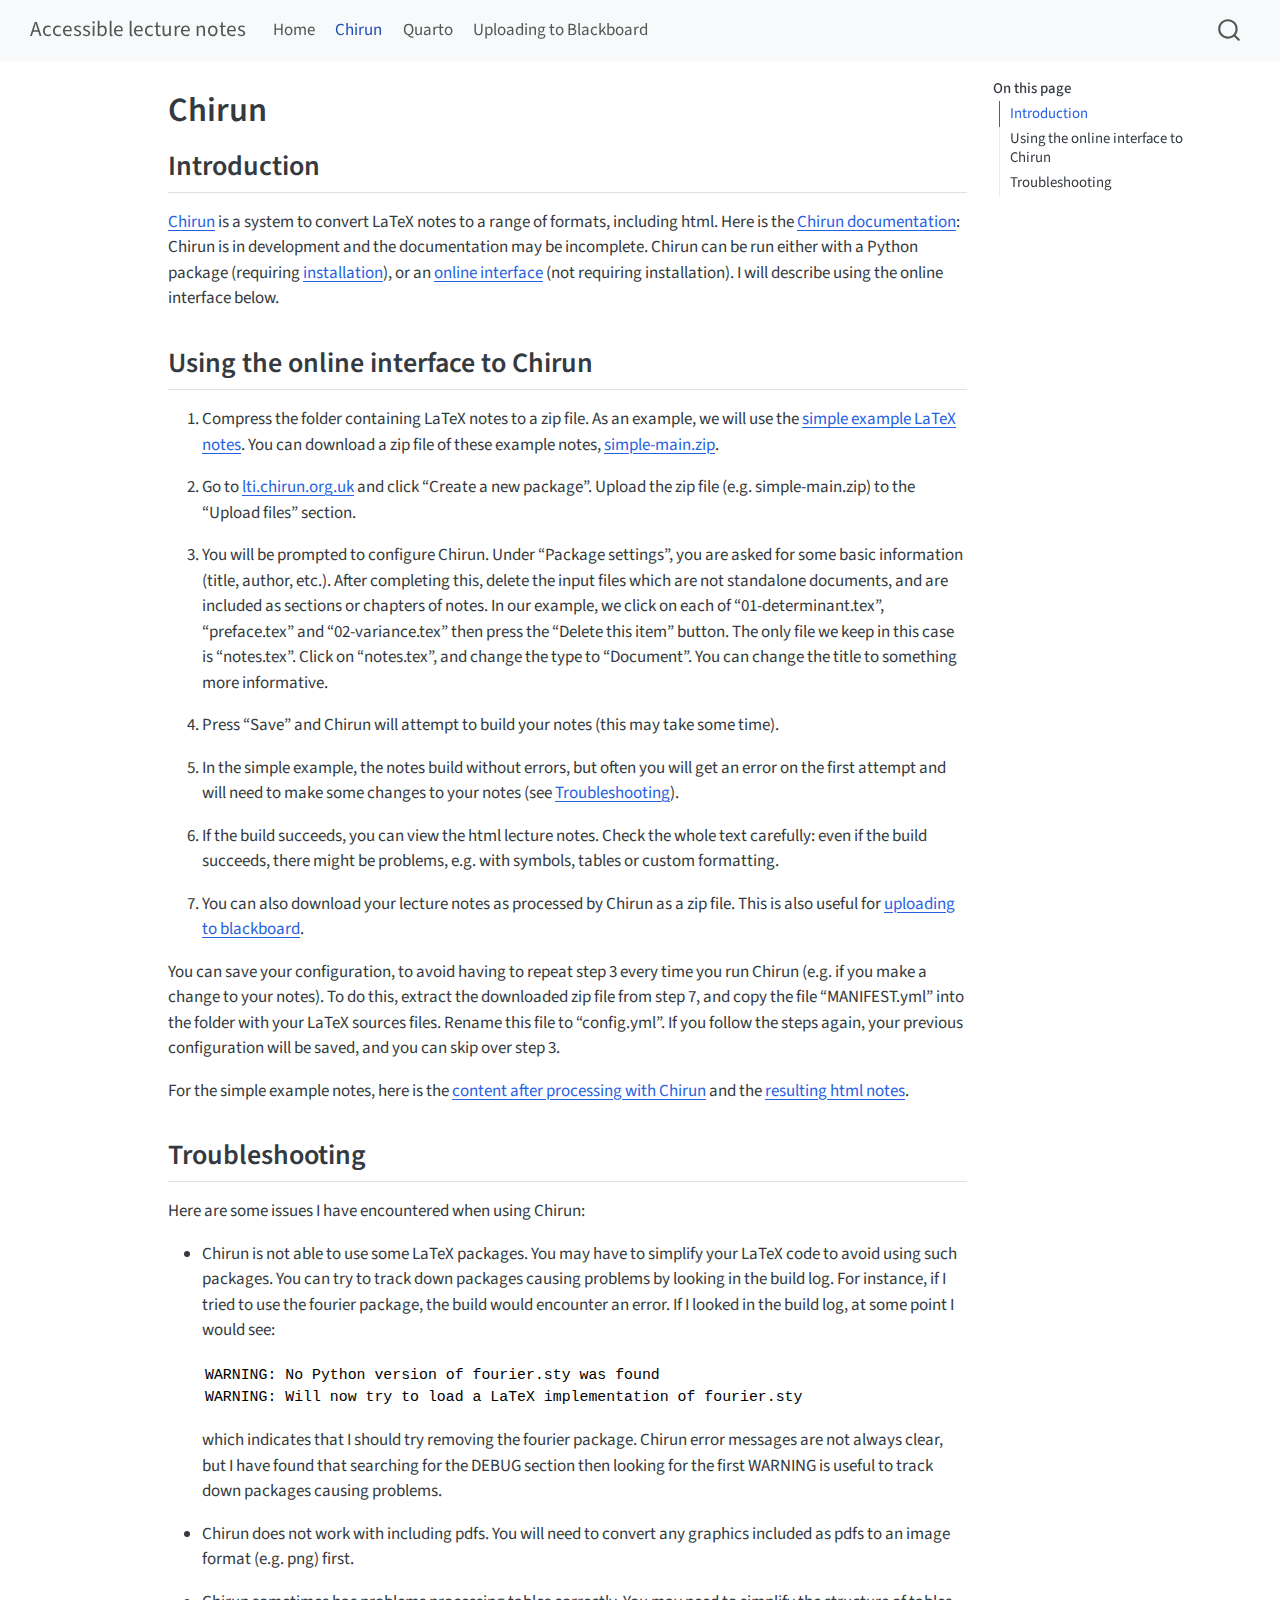
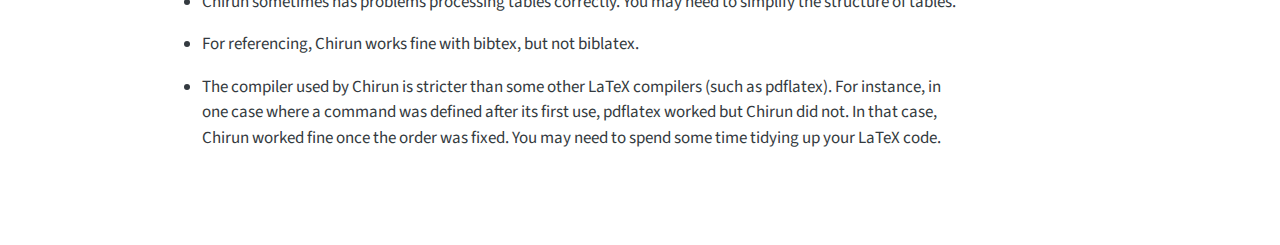
<file: chirun.html>
<!DOCTYPE html>
<html xmlns="http://www.w3.org/1999/xhtml" lang="en" xml:lang="en"><head>

<meta charset="utf-8">
<meta name="generator" content="quarto-1.4.550">

<meta name="viewport" content="width=device-width, initial-scale=1.0, user-scalable=yes">


<title>Accessible lecture notes - Chirun</title>
<style>
code{white-space: pre-wrap;}
span.smallcaps{font-variant: small-caps;}
div.columns{display: flex; gap: min(4vw, 1.5em);}
div.column{flex: auto; overflow-x: auto;}
div.hanging-indent{margin-left: 1.5em; text-indent: -1.5em;}
ul.task-list{list-style: none;}
ul.task-list li input[type="checkbox"] {
  width: 0.8em;
  margin: 0 0.8em 0.2em -1em; /* quarto-specific, see https://github.com/quarto-dev/quarto-cli/issues/4556 */ 
  vertical-align: middle;
}
</style>


<script src="site_libs/quarto-nav/quarto-nav.js"></script>
<script src="site_libs/quarto-nav/headroom.min.js"></script>
<script src="site_libs/clipboard/clipboard.min.js"></script>
<script src="site_libs/quarto-search/autocomplete.umd.js"></script>
<script src="site_libs/quarto-search/fuse.min.js"></script>
<script src="site_libs/quarto-search/quarto-search.js"></script>
<meta name="quarto:offset" content="./">
<script src="site_libs/quarto-html/quarto.js"></script>
<script src="site_libs/quarto-html/popper.min.js"></script>
<script src="site_libs/quarto-html/tippy.umd.min.js"></script>
<script src="site_libs/quarto-html/anchor.min.js"></script>
<link href="site_libs/quarto-html/tippy.css" rel="stylesheet">
<link href="site_libs/quarto-html/quarto-syntax-highlighting.css" rel="stylesheet" id="quarto-text-highlighting-styles">
<script src="site_libs/bootstrap/bootstrap.min.js"></script>
<link href="site_libs/bootstrap/bootstrap-icons.css" rel="stylesheet">
<link href="site_libs/bootstrap/bootstrap.min.css" rel="stylesheet" id="quarto-bootstrap" data-mode="light">
<script id="quarto-search-options" type="application/json">{
  "location": "navbar",
  "copy-button": false,
  "collapse-after": 3,
  "panel-placement": "end",
  "type": "overlay",
  "limit": 50,
  "keyboard-shortcut": [
    "f",
    "/",
    "s"
  ],
  "show-item-context": false,
  "language": {
    "search-no-results-text": "No results",
    "search-matching-documents-text": "matching documents",
    "search-copy-link-title": "Copy link to search",
    "search-hide-matches-text": "Hide additional matches",
    "search-more-match-text": "more match in this document",
    "search-more-matches-text": "more matches in this document",
    "search-clear-button-title": "Clear",
    "search-text-placeholder": "",
    "search-detached-cancel-button-title": "Cancel",
    "search-submit-button-title": "Submit",
    "search-label": "Search"
  }
}</script>


<link rel="stylesheet" href="styles.css">
</head>

<body class="nav-fixed">

<div id="quarto-search-results"></div>
  <header id="quarto-header" class="headroom fixed-top">
    <nav class="navbar navbar-expand-lg " data-bs-theme="dark">
      <div class="navbar-container container-fluid">
      <div class="navbar-brand-container mx-auto">
    <a class="navbar-brand" href="./index.html">
    <span class="navbar-title">Accessible lecture notes</span>
    </a>
  </div>
            <div id="quarto-search" class="" title="Search"></div>
          <button class="navbar-toggler" type="button" data-bs-toggle="collapse" data-bs-target="#navbarCollapse" aria-controls="navbarCollapse" aria-expanded="false" aria-label="Toggle navigation" onclick="if (window.quartoToggleHeadroom) { window.quartoToggleHeadroom(); }">
  <span class="navbar-toggler-icon"></span>
</button>
          <div class="collapse navbar-collapse" id="navbarCollapse">
            <ul class="navbar-nav navbar-nav-scroll me-auto">
  <li class="nav-item">
    <a class="nav-link" href="./index.html"> 
<span class="menu-text">Home</span></a>
  </li>  
  <li class="nav-item">
    <a class="nav-link active" href="./chirun.html" aria-current="page"> 
<span class="menu-text">Chirun</span></a>
  </li>  
  <li class="nav-item">
    <a class="nav-link" href="./quarto.html"> 
<span class="menu-text">Quarto</span></a>
  </li>  
  <li class="nav-item">
    <a class="nav-link" href="./blackboard.html"> 
<span class="menu-text">Uploading to Blackboard</span></a>
  </li>  
</ul>
          </div> <!-- /navcollapse -->
          <div class="quarto-navbar-tools">
</div>
      </div> <!-- /container-fluid -->
    </nav>
</header>
<!-- content -->
<div id="quarto-content" class="quarto-container page-columns page-rows-contents page-layout-article page-navbar">
<!-- sidebar -->
<!-- margin-sidebar -->
    <div id="quarto-margin-sidebar" class="sidebar margin-sidebar">
        <nav id="TOC" role="doc-toc" class="toc-active">
    <h2 id="toc-title">On this page</h2>
   
  <ul>
  <li><a href="#introduction" id="toc-introduction" class="nav-link active" data-scroll-target="#introduction">Introduction</a></li>
  <li><a href="#using-the-online-interface-to-chirun" id="toc-using-the-online-interface-to-chirun" class="nav-link" data-scroll-target="#using-the-online-interface-to-chirun">Using the online interface to Chirun</a></li>
  <li><a href="#troubleshooting" id="toc-troubleshooting" class="nav-link" data-scroll-target="#troubleshooting">Troubleshooting</a></li>
  </ul>
</nav>
    </div>
<!-- main -->
<main class="content" id="quarto-document-content">

<header id="title-block-header" class="quarto-title-block default">
<div class="quarto-title">
<h1 class="title">Chirun</h1>
</div>



<div class="quarto-title-meta">

    
  
    
  </div>
  


</header>


<section id="introduction" class="level2">
<h2 class="anchored" data-anchor-id="introduction">Introduction</h2>
<p><a href="https://chirun.org.uk/">Chirun</a> is a system to convert LaTeX notes to a range of formats, including html. Here is the <a href="https://chirun.org.uk/docs/">Chirun documentation</a>: Chirun is in development and the documentation may be incomplete. Chirun can be run either with a Python package (requiring <a href="https://chirun.org.uk/docs/en/latest/cli/install.html">installation</a>), or an <a href="https://lti.chirun.org.uk/">online interface</a> (not requiring installation). I will describe using the online interface below.</p>
</section>
<section id="using-the-online-interface-to-chirun" class="level2">
<h2 class="anchored" data-anchor-id="using-the-online-interface-to-chirun">Using the online interface to Chirun</h2>
<ol type="1">
<li><p>Compress the folder containing LaTeX notes to a zip file. As an example, we will use the <a href="https://github.com/heogden/simple">simple example LaTeX notes</a>. You can download a zip file of these example notes, <a href="https://github.com/heogden/simple/archive/refs/heads/main.zip">simple-main.zip</a>.</p></li>
<li><p>Go to <a href="https://lti.chirun.org.uk/">lti.chirun.org.uk</a> and click “Create a new package”. Upload the zip file (e.g.&nbsp;simple-main.zip) to the “Upload files” section.</p></li>
<li><p>You will be prompted to configure Chirun. Under “Package settings”, you are asked for some basic information (title, author, etc.). After completing this, delete the input files which are not standalone documents, and are included as sections or chapters of notes. In our example, we click on each of “01-determinant.tex”, “preface.tex” and “02-variance.tex” then press the “Delete this item” button. The only file we keep in this case is “notes.tex”. Click on “notes.tex”, and change the type to “Document”. You can change the title to something more informative.</p></li>
<li><p>Press “Save” and Chirun will attempt to build your notes (this may take some time).</p></li>
<li><p>In the simple example, the notes build without errors, but often you will get an error on the first attempt and will need to make some changes to your notes (see <a href="./chirun.html#troubleshooting">Troubleshooting</a>).</p></li>
<li><p>If the build succeeds, you can view the html lecture notes. Check the whole text carefully: even if the build succeeds, there might be problems, e.g.&nbsp;with symbols, tables or custom formatting.</p></li>
<li><p>You can also download your lecture notes as processed by Chirun as a zip file. This is also useful for <a href="./blackboard.html">uploading to blackboard</a>.</p></li>
</ol>
<p>You can save your configuration, to avoid having to repeat step 3 every time you run Chirun (e.g.&nbsp;if you make a change to your notes). To do this, extract the downloaded zip file from step 7, and copy the file “MANIFEST.yml” into the folder with your LaTeX sources files. Rename this file to “config.yml”. If you follow the steps again, your previous configuration will be saved, and you can skip over step 3.</p>
<p>For the simple example notes, here is the <a href="https://github.com/heogden/simple-chirun">content after processing with Chirun</a> and the <a href="https://heogden.github.io/simple-chirun/">resulting html notes</a>.</p>
</section>
<section id="troubleshooting" class="level2">
<h2 class="anchored" data-anchor-id="troubleshooting">Troubleshooting</h2>
<p>Here are some issues I have encountered when using Chirun:</p>
<ul>
<li><p>Chirun is not able to use some LaTeX packages. You may have to simplify your LaTeX code to avoid using such packages. You can try to track down packages causing problems by looking in the build log. For instance, if I tried to use the fourier package, the build would encounter an error. If I looked in the build log, at some point I would see:</p>
<pre><code>WARNING: No Python version of fourier.sty was found 
WARNING: Will now try to load a LaTeX implementation of fourier.sty </code></pre>
<p>which indicates that I should try removing the fourier package. Chirun error messages are not always clear, but I have found that searching for the DEBUG section then looking for the first WARNING is useful to track down packages causing problems.</p></li>
<li><p>Chirun does not work with including pdfs. You will need to convert any graphics included as pdfs to an image format (e.g.&nbsp;png) first.</p></li>
<li><p>Chirun sometimes has problems processing tables correctly. You may need to simplify the structure of tables.</p></li>
<li><p>For referencing, Chirun works fine with bibtex, but not biblatex.</p></li>
<li><p>The compiler used by Chirun is stricter than some other LaTeX compilers (such as pdflatex). For instance, in one case where a command was defined after its first use, pdflatex worked but Chirun did not. In that case, Chirun worked fine once the order was fixed. You may need to spend some time tidying up your LaTeX code.</p></li>
</ul>


</section>

</main> <!-- /main -->
<script id="quarto-html-after-body" type="application/javascript">
window.document.addEventListener("DOMContentLoaded", function (event) {
  const toggleBodyColorMode = (bsSheetEl) => {
    const mode = bsSheetEl.getAttribute("data-mode");
    const bodyEl = window.document.querySelector("body");
    if (mode === "dark") {
      bodyEl.classList.add("quarto-dark");
      bodyEl.classList.remove("quarto-light");
    } else {
      bodyEl.classList.add("quarto-light");
      bodyEl.classList.remove("quarto-dark");
    }
  }
  const toggleBodyColorPrimary = () => {
    const bsSheetEl = window.document.querySelector("link#quarto-bootstrap");
    if (bsSheetEl) {
      toggleBodyColorMode(bsSheetEl);
    }
  }
  toggleBodyColorPrimary();  
  const icon = "";
  const anchorJS = new window.AnchorJS();
  anchorJS.options = {
    placement: 'right',
    icon: icon
  };
  anchorJS.add('.anchored');
  const isCodeAnnotation = (el) => {
    for (const clz of el.classList) {
      if (clz.startsWith('code-annotation-')) {                     
        return true;
      }
    }
    return false;
  }
  const clipboard = new window.ClipboardJS('.code-copy-button', {
    text: function(trigger) {
      const codeEl = trigger.previousElementSibling.cloneNode(true);
      for (const childEl of codeEl.children) {
        if (isCodeAnnotation(childEl)) {
          childEl.remove();
        }
      }
      return codeEl.innerText;
    }
  });
  clipboard.on('success', function(e) {
    // button target
    const button = e.trigger;
    // don't keep focus
    button.blur();
    // flash "checked"
    button.classList.add('code-copy-button-checked');
    var currentTitle = button.getAttribute("title");
    button.setAttribute("title", "Copied!");
    let tooltip;
    if (window.bootstrap) {
      button.setAttribute("data-bs-toggle", "tooltip");
      button.setAttribute("data-bs-placement", "left");
      button.setAttribute("data-bs-title", "Copied!");
      tooltip = new bootstrap.Tooltip(button, 
        { trigger: "manual", 
          customClass: "code-copy-button-tooltip",
          offset: [0, -8]});
      tooltip.show();    
    }
    setTimeout(function() {
      if (tooltip) {
        tooltip.hide();
        button.removeAttribute("data-bs-title");
        button.removeAttribute("data-bs-toggle");
        button.removeAttribute("data-bs-placement");
      }
      button.setAttribute("title", currentTitle);
      button.classList.remove('code-copy-button-checked');
    }, 1000);
    // clear code selection
    e.clearSelection();
  });
  function tippyHover(el, contentFn, onTriggerFn, onUntriggerFn) {
    const config = {
      allowHTML: true,
      maxWidth: 500,
      delay: 100,
      arrow: false,
      appendTo: function(el) {
          return el.parentElement;
      },
      interactive: true,
      interactiveBorder: 10,
      theme: 'quarto',
      placement: 'bottom-start',
    };
    if (contentFn) {
      config.content = contentFn;
    }
    if (onTriggerFn) {
      config.onTrigger = onTriggerFn;
    }
    if (onUntriggerFn) {
      config.onUntrigger = onUntriggerFn;
    }
    window.tippy(el, config); 
  }
  const noterefs = window.document.querySelectorAll('a[role="doc-noteref"]');
  for (var i=0; i<noterefs.length; i++) {
    const ref = noterefs[i];
    tippyHover(ref, function() {
      // use id or data attribute instead here
      let href = ref.getAttribute('data-footnote-href') || ref.getAttribute('href');
      try { href = new URL(href).hash; } catch {}
      const id = href.replace(/^#\/?/, "");
      const note = window.document.getElementById(id);
      return note.innerHTML;
    });
  }
  const xrefs = window.document.querySelectorAll('a.quarto-xref');
  const processXRef = (id, note) => {
    // Strip column container classes
    const stripColumnClz = (el) => {
      el.classList.remove("page-full", "page-columns");
      if (el.children) {
        for (const child of el.children) {
          stripColumnClz(child);
        }
      }
    }
    stripColumnClz(note)
    if (id === null || id.startsWith('sec-')) {
      // Special case sections, only their first couple elements
      const container = document.createElement("div");
      if (note.children && note.children.length > 2) {
        container.appendChild(note.children[0].cloneNode(true));
        for (let i = 1; i < note.children.length; i++) {
          const child = note.children[i];
          if (child.tagName === "P" && child.innerText === "") {
            continue;
          } else {
            container.appendChild(child.cloneNode(true));
            break;
          }
        }
        if (window.Quarto?.typesetMath) {
          window.Quarto.typesetMath(container);
        }
        return container.innerHTML
      } else {
        if (window.Quarto?.typesetMath) {
          window.Quarto.typesetMath(note);
        }
        return note.innerHTML;
      }
    } else {
      // Remove any anchor links if they are present
      const anchorLink = note.querySelector('a.anchorjs-link');
      if (anchorLink) {
        anchorLink.remove();
      }
      if (window.Quarto?.typesetMath) {
        window.Quarto.typesetMath(note);
      }
      // TODO in 1.5, we should make sure this works without a callout special case
      if (note.classList.contains("callout")) {
        return note.outerHTML;
      } else {
        return note.innerHTML;
      }
    }
  }
  for (var i=0; i<xrefs.length; i++) {
    const xref = xrefs[i];
    tippyHover(xref, undefined, function(instance) {
      instance.disable();
      let url = xref.getAttribute('href');
      let hash = undefined; 
      if (url.startsWith('#')) {
        hash = url;
      } else {
        try { hash = new URL(url).hash; } catch {}
      }
      if (hash) {
        const id = hash.replace(/^#\/?/, "");
        const note = window.document.getElementById(id);
        if (note !== null) {
          try {
            const html = processXRef(id, note.cloneNode(true));
            instance.setContent(html);
          } finally {
            instance.enable();
            instance.show();
          }
        } else {
          // See if we can fetch this
          fetch(url.split('#')[0])
          .then(res => res.text())
          .then(html => {
            const parser = new DOMParser();
            const htmlDoc = parser.parseFromString(html, "text/html");
            const note = htmlDoc.getElementById(id);
            if (note !== null) {
              const html = processXRef(id, note);
              instance.setContent(html);
            } 
          }).finally(() => {
            instance.enable();
            instance.show();
          });
        }
      } else {
        // See if we can fetch a full url (with no hash to target)
        // This is a special case and we should probably do some content thinning / targeting
        fetch(url)
        .then(res => res.text())
        .then(html => {
          const parser = new DOMParser();
          const htmlDoc = parser.parseFromString(html, "text/html");
          const note = htmlDoc.querySelector('main.content');
          if (note !== null) {
            // This should only happen for chapter cross references
            // (since there is no id in the URL)
            // remove the first header
            if (note.children.length > 0 && note.children[0].tagName === "HEADER") {
              note.children[0].remove();
            }
            const html = processXRef(null, note);
            instance.setContent(html);
          } 
        }).finally(() => {
          instance.enable();
          instance.show();
        });
      }
    }, function(instance) {
    });
  }
      let selectedAnnoteEl;
      const selectorForAnnotation = ( cell, annotation) => {
        let cellAttr = 'data-code-cell="' + cell + '"';
        let lineAttr = 'data-code-annotation="' +  annotation + '"';
        const selector = 'span[' + cellAttr + '][' + lineAttr + ']';
        return selector;
      }
      const selectCodeLines = (annoteEl) => {
        const doc = window.document;
        const targetCell = annoteEl.getAttribute("data-target-cell");
        const targetAnnotation = annoteEl.getAttribute("data-target-annotation");
        const annoteSpan = window.document.querySelector(selectorForAnnotation(targetCell, targetAnnotation));
        const lines = annoteSpan.getAttribute("data-code-lines").split(",");
        const lineIds = lines.map((line) => {
          return targetCell + "-" + line;
        })
        let top = null;
        let height = null;
        let parent = null;
        if (lineIds.length > 0) {
            //compute the position of the single el (top and bottom and make a div)
            const el = window.document.getElementById(lineIds[0]);
            top = el.offsetTop;
            height = el.offsetHeight;
            parent = el.parentElement.parentElement;
          if (lineIds.length > 1) {
            const lastEl = window.document.getElementById(lineIds[lineIds.length - 1]);
            const bottom = lastEl.offsetTop + lastEl.offsetHeight;
            height = bottom - top;
          }
          if (top !== null && height !== null && parent !== null) {
            // cook up a div (if necessary) and position it 
            let div = window.document.getElementById("code-annotation-line-highlight");
            if (div === null) {
              div = window.document.createElement("div");
              div.setAttribute("id", "code-annotation-line-highlight");
              div.style.position = 'absolute';
              parent.appendChild(div);
            }
            div.style.top = top - 2 + "px";
            div.style.height = height + 4 + "px";
            div.style.left = 0;
            let gutterDiv = window.document.getElementById("code-annotation-line-highlight-gutter");
            if (gutterDiv === null) {
              gutterDiv = window.document.createElement("div");
              gutterDiv.setAttribute("id", "code-annotation-line-highlight-gutter");
              gutterDiv.style.position = 'absolute';
              const codeCell = window.document.getElementById(targetCell);
              const gutter = codeCell.querySelector('.code-annotation-gutter');
              gutter.appendChild(gutterDiv);
            }
            gutterDiv.style.top = top - 2 + "px";
            gutterDiv.style.height = height + 4 + "px";
          }
          selectedAnnoteEl = annoteEl;
        }
      };
      const unselectCodeLines = () => {
        const elementsIds = ["code-annotation-line-highlight", "code-annotation-line-highlight-gutter"];
        elementsIds.forEach((elId) => {
          const div = window.document.getElementById(elId);
          if (div) {
            div.remove();
          }
        });
        selectedAnnoteEl = undefined;
      };
        // Handle positioning of the toggle
    window.addEventListener(
      "resize",
      throttle(() => {
        elRect = undefined;
        if (selectedAnnoteEl) {
          selectCodeLines(selectedAnnoteEl);
        }
      }, 10)
    );
    function throttle(fn, ms) {
    let throttle = false;
    let timer;
      return (...args) => {
        if(!throttle) { // first call gets through
            fn.apply(this, args);
            throttle = true;
        } else { // all the others get throttled
            if(timer) clearTimeout(timer); // cancel #2
            timer = setTimeout(() => {
              fn.apply(this, args);
              timer = throttle = false;
            }, ms);
        }
      };
    }
      // Attach click handler to the DT
      const annoteDls = window.document.querySelectorAll('dt[data-target-cell]');
      for (const annoteDlNode of annoteDls) {
        annoteDlNode.addEventListener('click', (event) => {
          const clickedEl = event.target;
          if (clickedEl !== selectedAnnoteEl) {
            unselectCodeLines();
            const activeEl = window.document.querySelector('dt[data-target-cell].code-annotation-active');
            if (activeEl) {
              activeEl.classList.remove('code-annotation-active');
            }
            selectCodeLines(clickedEl);
            clickedEl.classList.add('code-annotation-active');
          } else {
            // Unselect the line
            unselectCodeLines();
            clickedEl.classList.remove('code-annotation-active');
          }
        });
      }
  const findCites = (el) => {
    const parentEl = el.parentElement;
    if (parentEl) {
      const cites = parentEl.dataset.cites;
      if (cites) {
        return {
          el,
          cites: cites.split(' ')
        };
      } else {
        return findCites(el.parentElement)
      }
    } else {
      return undefined;
    }
  };
  var bibliorefs = window.document.querySelectorAll('a[role="doc-biblioref"]');
  for (var i=0; i<bibliorefs.length; i++) {
    const ref = bibliorefs[i];
    const citeInfo = findCites(ref);
    if (citeInfo) {
      tippyHover(citeInfo.el, function() {
        var popup = window.document.createElement('div');
        citeInfo.cites.forEach(function(cite) {
          var citeDiv = window.document.createElement('div');
          citeDiv.classList.add('hanging-indent');
          citeDiv.classList.add('csl-entry');
          var biblioDiv = window.document.getElementById('ref-' + cite);
          if (biblioDiv) {
            citeDiv.innerHTML = biblioDiv.innerHTML;
          }
          popup.appendChild(citeDiv);
        });
        return popup.innerHTML;
      });
    }
  }
});
</script>
</div> <!-- /content -->




</body></html>
</file>
<file: site_libs/quarto-html/tippy.css>
.tippy-box[data-animation=fade][data-state=hidden]{opacity:0}[data-tippy-root]{max-width:calc(100vw - 10px)}.tippy-box{position:relative;background-color:#333;color:#fff;border-radius:4px;font-size:14px;line-height:1.4;white-space:normal;outline:0;transition-property:transform,visibility,opacity}.tippy-box[data-placement^=top]>.tippy-arrow{bottom:0}.tippy-box[data-placement^=top]>.tippy-arrow:before{bottom:-7px;left:0;border-width:8px 8px 0;border-top-color:initial;transform-origin:center top}.tippy-box[data-placement^=bottom]>.tippy-arrow{top:0}.tippy-box[data-placement^=bottom]>.tippy-arrow:before{top:-7px;left:0;border-width:0 8px 8px;border-bottom-color:initial;transform-origin:center bottom}.tippy-box[data-placement^=left]>.tippy-arrow{right:0}.tippy-box[data-placement^=left]>.tippy-arrow:before{border-width:8px 0 8px 8px;border-left-color:initial;right:-7px;transform-origin:center left}.tippy-box[data-placement^=right]>.tippy-arrow{left:0}.tippy-box[data-placement^=right]>.tippy-arrow:before{left:-7px;border-width:8px 8px 8px 0;border-right-color:initial;transform-origin:center right}.tippy-box[data-inertia][data-state=visible]{transition-timing-function:cubic-bezier(.54,1.5,.38,1.11)}.tippy-arrow{width:16px;height:16px;color:#333}.tippy-arrow:before{content:"";position:absolute;border-color:transparent;border-style:solid}.tippy-content{position:relative;padding:5px 9px;z-index:1}
</file>
<file: site_libs/quarto-html/quarto-syntax-highlighting.css>
/* quarto syntax highlight colors */
:root {
  --quarto-hl-ot-color: #003B4F;
  --quarto-hl-at-color: #657422;
  --quarto-hl-ss-color: #20794D;
  --quarto-hl-an-color: #5E5E5E;
  --quarto-hl-fu-color: #4758AB;
  --quarto-hl-st-color: #20794D;
  --quarto-hl-cf-color: #003B4F;
  --quarto-hl-op-color: #5E5E5E;
  --quarto-hl-er-color: #AD0000;
  --quarto-hl-bn-color: #AD0000;
  --quarto-hl-al-color: #AD0000;
  --quarto-hl-va-color: #111111;
  --quarto-hl-bu-color: inherit;
  --quarto-hl-ex-color: inherit;
  --quarto-hl-pp-color: #AD0000;
  --quarto-hl-in-color: #5E5E5E;
  --quarto-hl-vs-color: #20794D;
  --quarto-hl-wa-color: #5E5E5E;
  --quarto-hl-do-color: #5E5E5E;
  --quarto-hl-im-color: #00769E;
  --quarto-hl-ch-color: #20794D;
  --quarto-hl-dt-color: #AD0000;
  --quarto-hl-fl-color: #AD0000;
  --quarto-hl-co-color: #5E5E5E;
  --quarto-hl-cv-color: #5E5E5E;
  --quarto-hl-cn-color: #8f5902;
  --quarto-hl-sc-color: #5E5E5E;
  --quarto-hl-dv-color: #AD0000;
  --quarto-hl-kw-color: #003B4F;
}

/* other quarto variables */
:root {
  --quarto-font-monospace: SFMono-Regular, Menlo, Monaco, Consolas, "Liberation Mono", "Courier New", monospace;
}

pre > code.sourceCode > span {
  color: #003B4F;
}

code span {
  color: #003B4F;
}

code.sourceCode > span {
  color: #003B4F;
}

div.sourceCode,
div.sourceCode pre.sourceCode {
  color: #003B4F;
}

code span.ot {
  color: #003B4F;
  font-style: inherit;
}

code span.at {
  color: #657422;
  font-style: inherit;
}

code span.ss {
  color: #20794D;
  font-style: inherit;
}

code span.an {
  color: #5E5E5E;
  font-style: inherit;
}

code span.fu {
  color: #4758AB;
  font-style: inherit;
}

code span.st {
  color: #20794D;
  font-style: inherit;
}

code span.cf {
  color: #003B4F;
  font-style: inherit;
}

code span.op {
  color: #5E5E5E;
  font-style: inherit;
}

code span.er {
  color: #AD0000;
  font-style: inherit;
}

code span.bn {
  color: #AD0000;
  font-style: inherit;
}

code span.al {
  color: #AD0000;
  font-style: inherit;
}

code span.va {
  color: #111111;
  font-style: inherit;
}

code span.bu {
  font-style: inherit;
}

code span.ex {
  font-style: inherit;
}

code span.pp {
  color: #AD0000;
  font-style: inherit;
}

code span.in {
  color: #5E5E5E;
  font-style: inherit;
}

code span.vs {
  color: #20794D;
  font-style: inherit;
}

code span.wa {
  color: #5E5E5E;
  font-style: italic;
}

code span.do {
  color: #5E5E5E;
  font-style: italic;
}

code span.im {
  color: #00769E;
  font-style: inherit;
}

code span.ch {
  color: #20794D;
  font-style: inherit;
}

code span.dt {
  color: #AD0000;
  font-style: inherit;
}

code span.fl {
  color: #AD0000;
  font-style: inherit;
}

code span.co {
  color: #5E5E5E;
  font-style: inherit;
}

code span.cv {
  color: #5E5E5E;
  font-style: italic;
}

code span.cn {
  color: #8f5902;
  font-style: inherit;
}

code span.sc {
  color: #5E5E5E;
  font-style: inherit;
}

code span.dv {
  color: #AD0000;
  font-style: inherit;
}

code span.kw {
  color: #003B4F;
  font-style: inherit;
}

.prevent-inlining {
  content: "</";
}

/*# sourceMappingURL=debc5d5d77c3f9108843748ff7464032.css.map */
</file>
<file: styles.css>
/* css styles */
</file>
